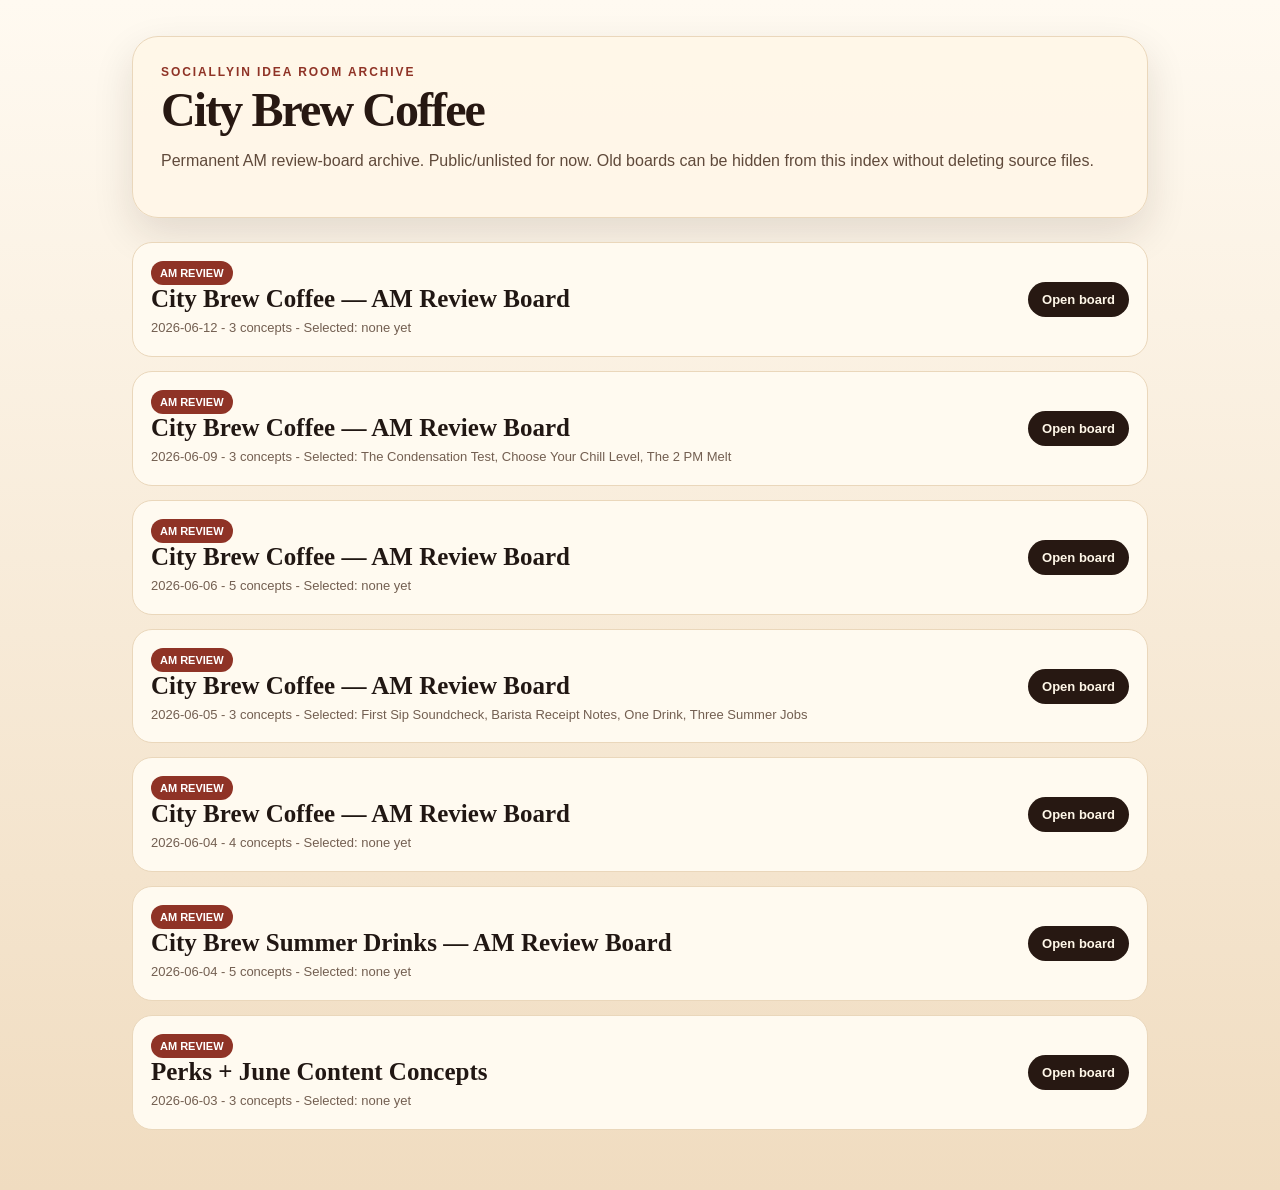
<file: index.html>
<!doctype html><html lang="en"><head><meta charset="utf-8"><meta name="viewport" content="width=device-width, initial-scale=1"><title>City Brew Coffee — Idea Room Archive</title><link rel="stylesheet" href="assets/css/archive.css"></head><body><main class="wrap"><section class="hero"><div class="eyebrow">SociallyIn Idea Room Archive</div><h1>City Brew Coffee</h1><p class="sub">Permanent AM review-board archive. Public/unlisted for now. Old boards can be hidden from this index without deleting source files.</p></section><section class="runs"><article class="run"><div><span class="pill review">AM Review</span><h2>City Brew Coffee — AM Review Board</h2><div class="meta">2026-06-12 - 3 concepts - Selected: none yet</div></div><a class="button" href="runs/2026-06-12-keith-approved-moving-forward-with-all-three-fresh-city-brew-summer-drink-concep-ink-selected-all-3/index.html">Open board</a></article><article class="run"><div><span class="pill review">AM Review</span><h2>City Brew Coffee — AM Review Board</h2><div class="meta">2026-06-09 - 3 concepts - Selected: The Condensation Test, Choose Your Chill Level, The 2 PM Melt</div></div><a class="button" href="runs/2026-06-09-keith-approved-moving-forward-with-all-three-fresh-city-brew-summer-drink-concep-ink-selected-all-3/index.html">Open board</a></article><article class="run"><div><span class="pill review">AM Review</span><h2>City Brew Coffee — AM Review Board</h2><div class="meta">2026-06-06 - 5 concepts - Selected: none yet</div></div><a class="button" href="runs/2026-06-06-city-brew-coffee-concepts-for-out-of-school-summer-time-assumption-instagram-fac-mmer-time-assumpti/index.html">Open board</a></article><article class="run"><div><span class="pill review">AM Review</span><h2>City Brew Coffee — AM Review Board</h2><div class="meta">2026-06-05 - 3 concepts - Selected: First Sip Soundcheck, Barista Receipt Notes, One Drink, Three Summer Jobs</div></div><a class="button" href="runs/2026-06-05-keith-asked-brainstorm-some-social-media-posts-for-summer-drinks-at-city-brew-co-for-summer-drinks/index.html">Open board</a></article><article class="run"><div><span class="pill review">AM Review</span><h2>City Brew Coffee — AM Review Board</h2><div class="meta">2026-06-04 - 4 concepts - Selected: none yet</div></div><a class="button" href="runs/2026-06-04-brainstorm-city-brew-summer-drinks-social-ideas/index.html">Open board</a></article><article class="run"><div><span class="pill review">AM Review</span><h2>City Brew Summer Drinks — AM Review Board</h2><div class="meta">2026-06-04 - 5 concepts - Selected: none yet</div></div><a class="button" href="runs/2026-06-04-city-brew-summer-drinks/index.html">Open board</a></article><article class="run"><div><span class="pill review">AM Review</span><h2>Perks + June Content Concepts</h2><div class="meta">2026-06-03 - 3 concepts - Selected: none yet</div></div><a class="button" href="runs/2026-06-03-2030-v3-example/index.html">Open board</a></article></section></main></body></html>
</file>
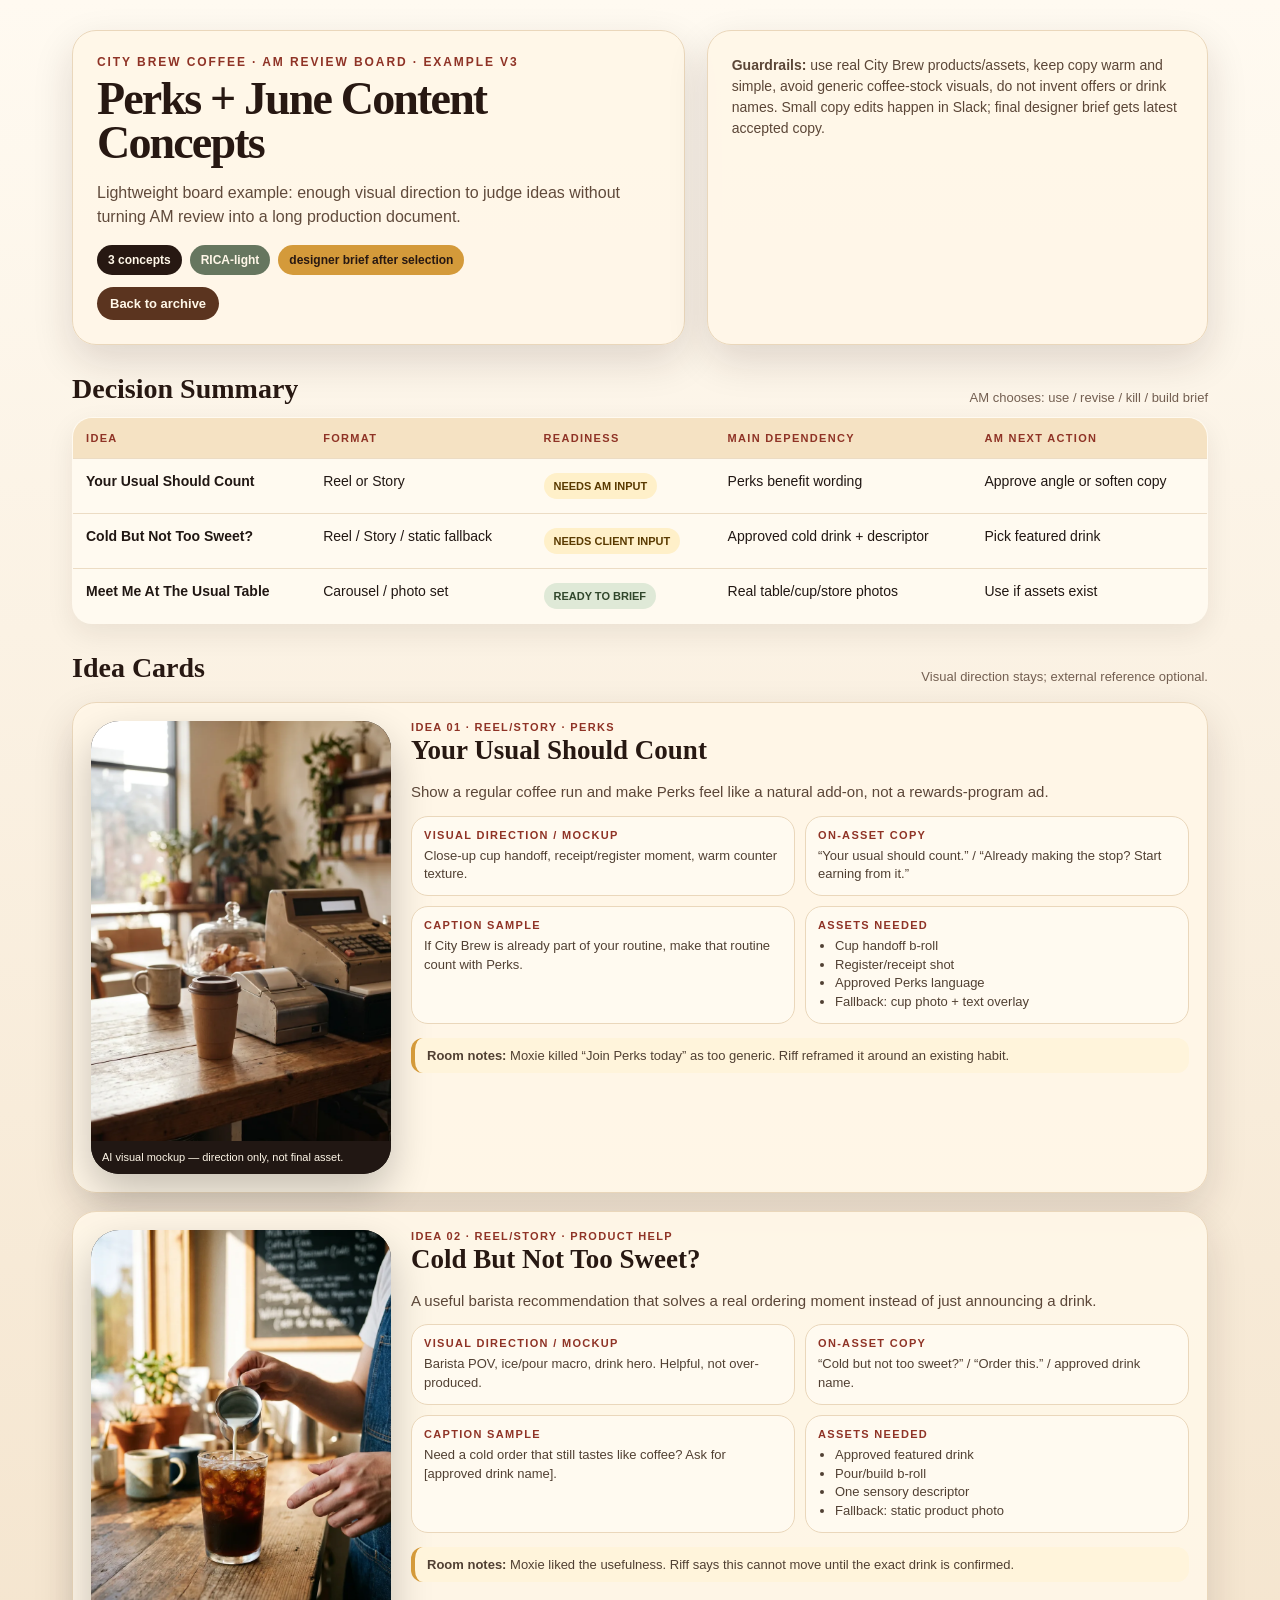
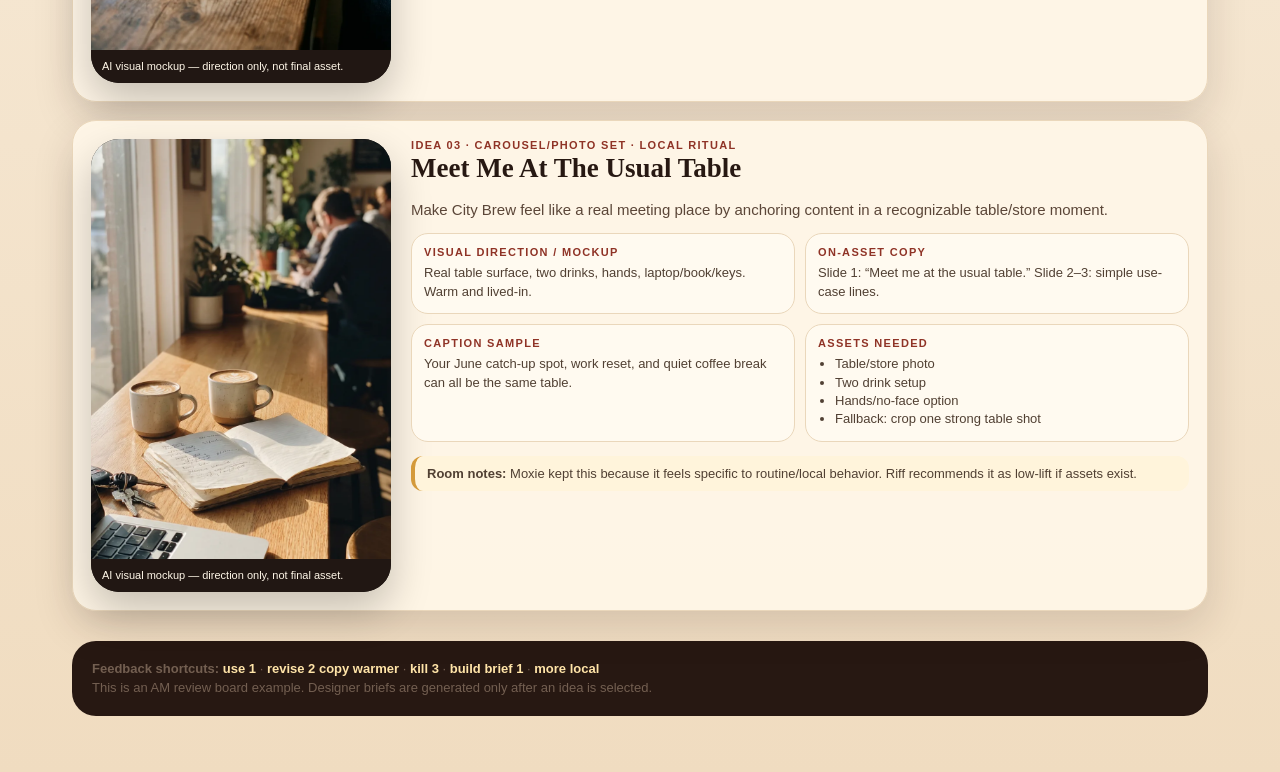
<file: runs/2026-06-03-2030-v3-example/index.html>
<!doctype html><html lang="en"><head><meta charset="utf-8"><meta name="viewport" content="width=device-width, initial-scale=1"><title>City Brew Coffee — Lightweight AM Review Board</title><link rel="stylesheet" href="../../assets/css/board.css"></head><body><main class="wrap"><section class="hero"><div class="card"><div class="eyebrow">City Brew Coffee · AM Review Board · Example V3</div><h1>Perks + June Content Concepts</h1><p class="sub">Lightweight board example: enough visual direction to judge ideas without turning AM review into a long production document.</p><div class="pills"><span class="pill">3 concepts</span><span class="pill sage">RICA-light</span><span class="pill gold">designer brief after selection</span></div><a class="archive-link" href="../../">Back to archive</a></div><div class="card guard"><b>Guardrails:</b> use real City Brew products/assets, keep copy warm and simple, avoid generic coffee-stock visuals, do not invent offers or drink names. Small copy edits happen in Slack; final designer brief gets latest accepted copy.</div></section><div class="section-title"><h2>Decision Summary</h2><div class="hint">AM chooses: use / revise / kill / build brief</div></div><table><thead><tr><th>Idea</th><th>Format</th><th>Readiness</th><th>Main dependency</th><th>AM next action</th></tr></thead><tbody><tr><td><b>Your Usual Should Count</b></td><td>Reel or Story</td><td><span class="status needs">Needs AM input</span></td><td>Perks benefit wording</td><td>Approve angle or soften copy</td></tr><tr><td><b>Cold But Not Too Sweet?</b></td><td>Reel / Story / static fallback</td><td><span class="status needs">Needs client input</span></td><td>Approved cold drink + descriptor</td><td>Pick featured drink</td></tr><tr><td><b>Meet Me At The Usual Table</b></td><td>Carousel / photo set</td><td><span class="status ready">Ready to brief</span></td><td>Real table/cup/store photos</td><td>Use if assets exist</td></tr></tbody></table><div class="section-title"><h2>Idea Cards</h2><div class="hint">Visual direction stays; external reference optional.</div></div><section class="ideas"><article class="idea"><div class="mock"><img src="assets/idea-01-mockup.webp" alt="Visual direction mockup"><div class="mock-note">AI visual mockup — direction only, not final asset.</div></div><div><div class="meta">Idea 01 · Reel/Story · Perks</div><h3>Your Usual Should Count</h3><p class="one">Show a regular coffee run and make Perks feel like a natural add-on, not a rewards-program ad.</p><div class="grid"><div class="box"><b>Visual direction / mockup</b><p>Close-up cup handoff, receipt/register moment, warm counter texture.</p></div><div class="box"><b>On-asset copy</b><p>“Your usual should count.” / “Already making the stop? Start earning from it.”</p></div><div class="box"><b>Caption sample</b><p>If City Brew is already part of your routine, make that routine count with Perks.</p></div><div class="box"><b>Assets needed</b><ul><li>Cup handoff b-roll</li><li>Register/receipt shot</li><li>Approved Perks language</li><li>Fallback: cup photo + text overlay</li></ul></div></div><div class="room"><b>Room notes:</b> Moxie killed “Join Perks today” as too generic. Riff reframed it around an existing habit.</div></div></article><article class="idea"><div class="mock"><img src="assets/idea-02-mockup.webp" alt="Visual direction mockup"><div class="mock-note">AI visual mockup — direction only, not final asset.</div></div><div><div class="meta">Idea 02 · Reel/Story · Product help</div><h3>Cold But Not Too Sweet?</h3><p class="one">A useful barista recommendation that solves a real ordering moment instead of just announcing a drink.</p><div class="grid"><div class="box"><b>Visual direction / mockup</b><p>Barista POV, ice/pour macro, drink hero. Helpful, not over-produced.</p></div><div class="box"><b>On-asset copy</b><p>“Cold but not too sweet?” / “Order this.” / approved drink name.</p></div><div class="box"><b>Caption sample</b><p>Need a cold order that still tastes like coffee? Ask for [approved drink name].</p></div><div class="box"><b>Assets needed</b><ul><li>Approved featured drink</li><li>Pour/build b-roll</li><li>One sensory descriptor</li><li>Fallback: static product photo</li></ul></div></div><div class="room"><b>Room notes:</b> Moxie liked the usefulness. Riff says this cannot move until the exact drink is confirmed.</div></div></article><article class="idea"><div class="mock"><img src="assets/idea-03-mockup.webp" alt="Visual direction mockup"><div class="mock-note">AI visual mockup — direction only, not final asset.</div></div><div><div class="meta">Idea 03 · Carousel/photo set · Local ritual</div><h3>Meet Me At The Usual Table</h3><p class="one">Make City Brew feel like a real meeting place by anchoring content in a recognizable table/store moment.</p><div class="grid"><div class="box"><b>Visual direction / mockup</b><p>Real table surface, two drinks, hands, laptop/book/keys. Warm and lived-in.</p></div><div class="box"><b>On-asset copy</b><p>Slide 1: “Meet me at the usual table.” Slide 2–3: simple use-case lines.</p></div><div class="box"><b>Caption sample</b><p>Your June catch-up spot, work reset, and quiet coffee break can all be the same table.</p></div><div class="box"><b>Assets needed</b><ul><li>Table/store photo</li><li>Two drink setup</li><li>Hands/no-face option</li><li>Fallback: crop one strong table shot</li></ul></div></div><div class="room"><b>Room notes:</b> Moxie kept this because it feels specific to routine/local behavior. Riff recommends it as low-lift if assets exist.</div></div></article></section><div class="footer"><b>Feedback shortcuts:</b> <span class="actions">use 1</span> · <span class="actions">revise 2 copy warmer</span> · <span class="actions">kill 3</span> · <span class="actions">build brief 1</span> · <span class="actions">more local</span><br>This is an AM review board example. Designer briefs are generated only after an idea is selected.</div></main></body></html>
</file>
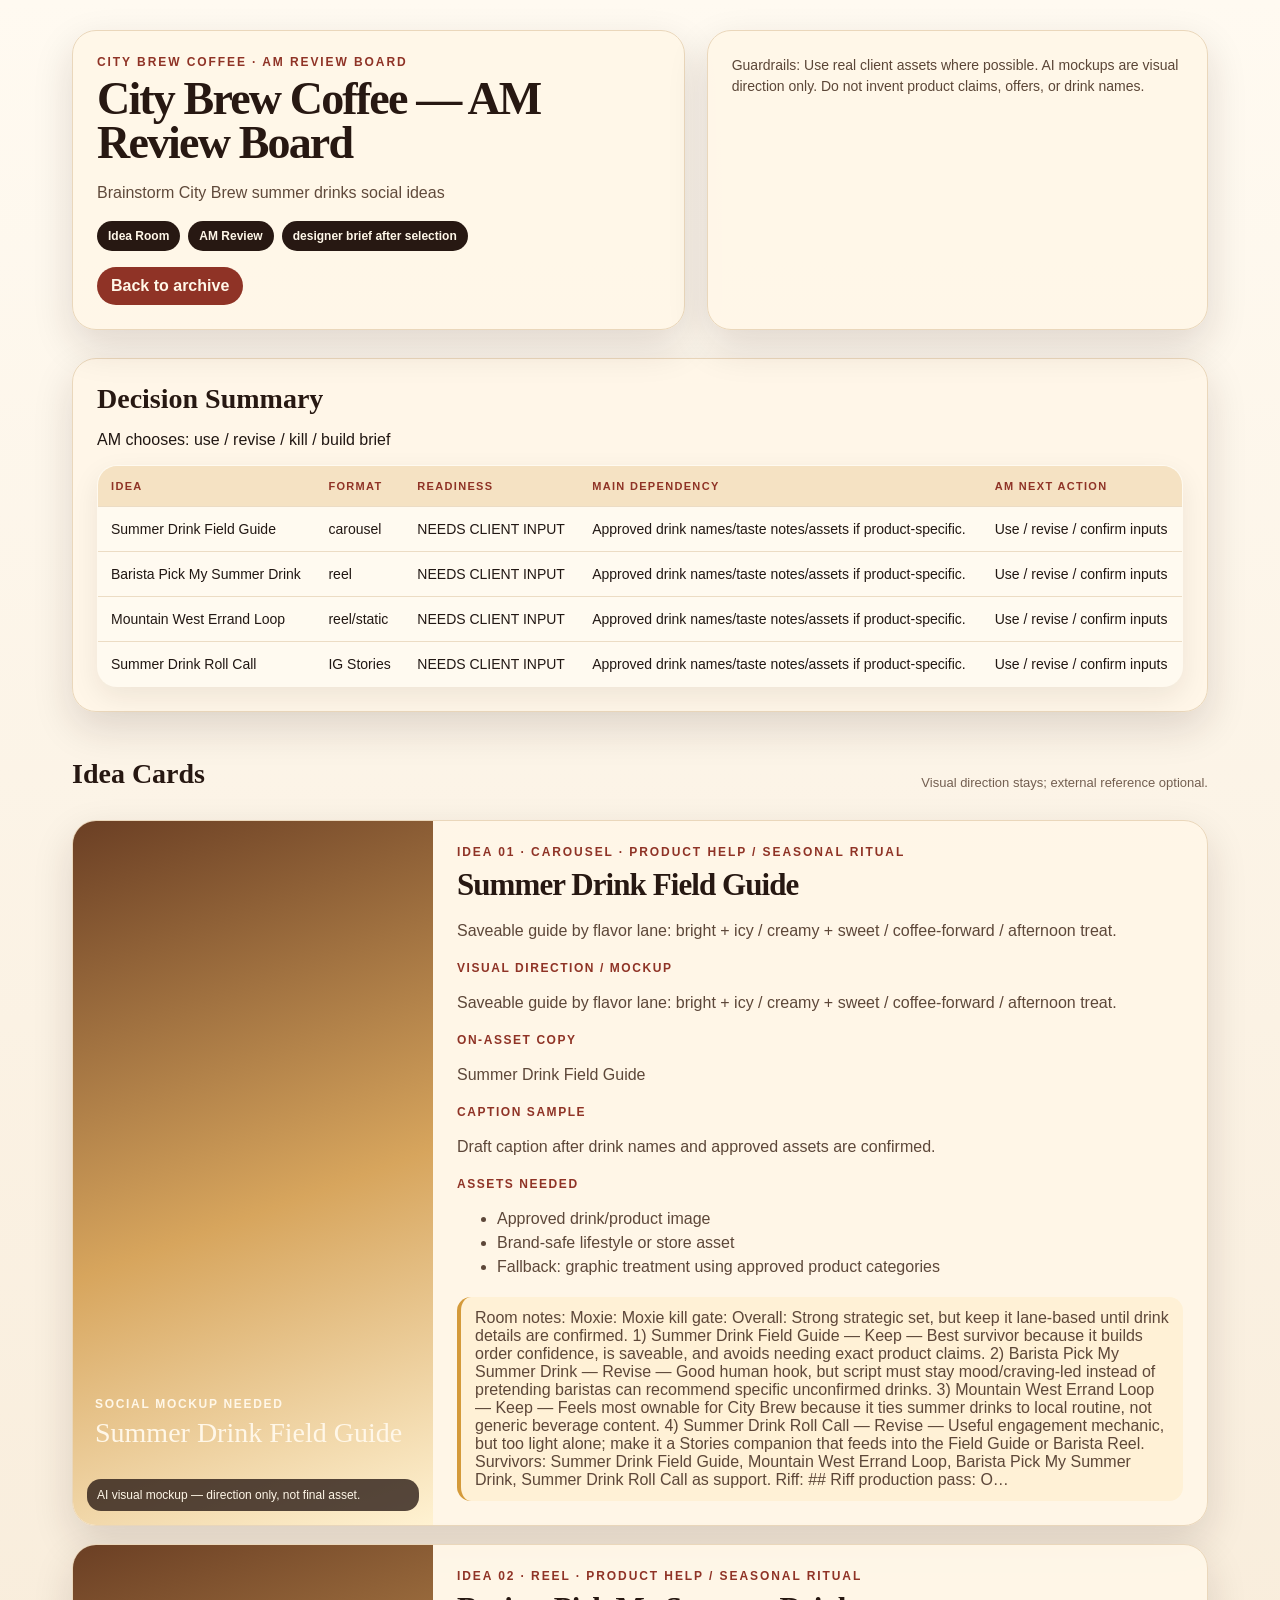
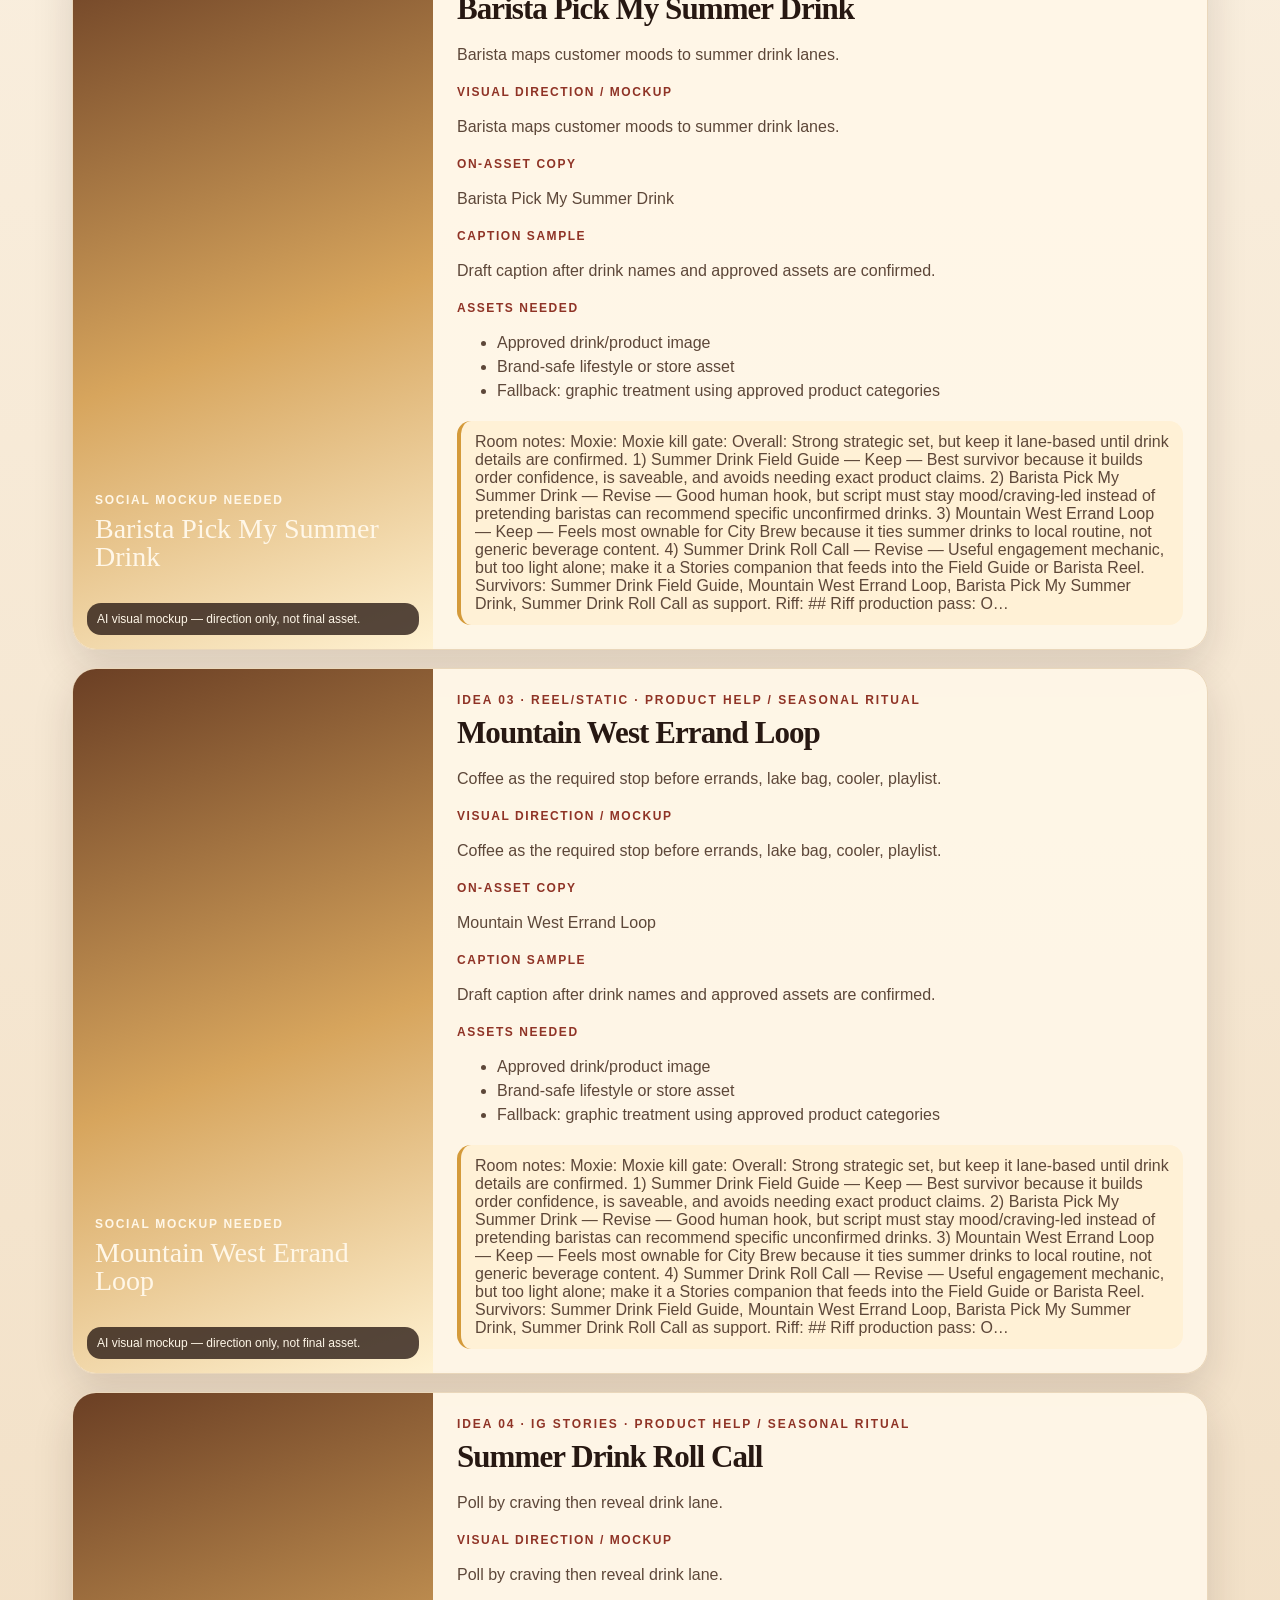
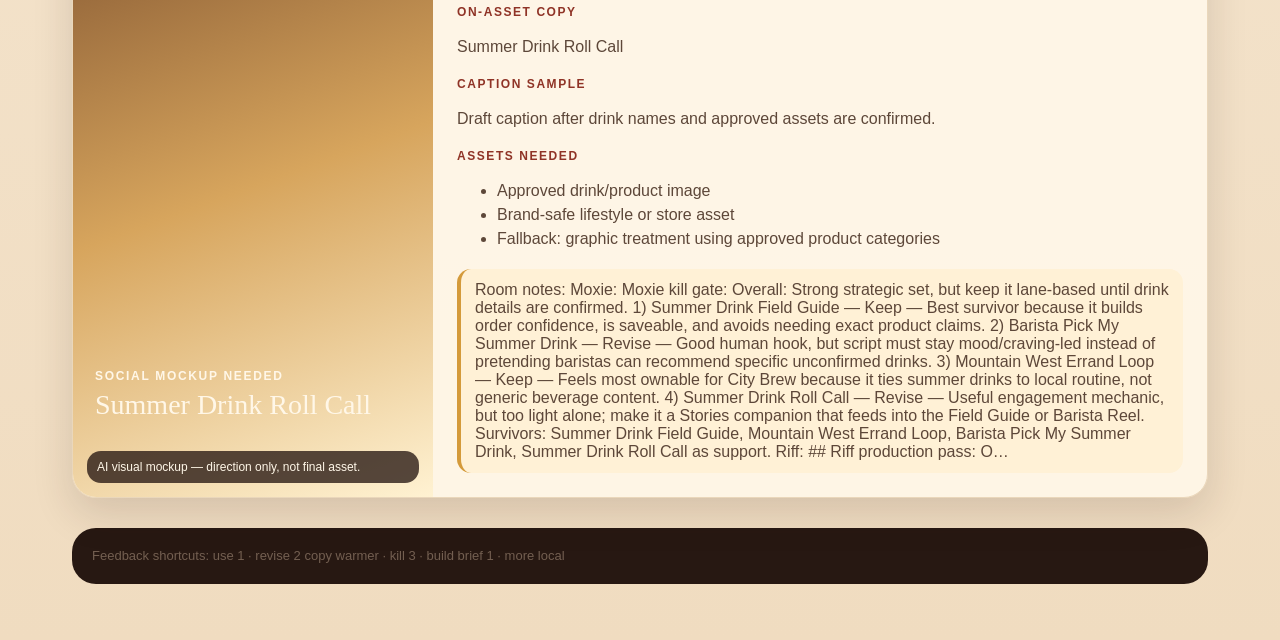
<file: runs/2026-06-04-brainstorm-city-brew-summer-drinks-social-ideas/index.html>
<!doctype html>
<html lang="en">
<head>
  <meta charset="utf-8">
  <meta name="viewport" content="width=device-width, initial-scale=1">
  <title>City Brew Coffee — City Brew Coffee — AM Review Board</title>
  <link rel="stylesheet" href="../../assets/css/board.css">
</head>
<body>
<main class="wrap">
  <section class="hero">
    <div class="card">
      <div class="eyebrow">City Brew Coffee · AM Review Board</div>
      <h1>City Brew Coffee — AM Review Board</h1>
      <p class="sub">Brainstorm City Brew summer drinks social ideas</p>
      <div class="chips"><span class="chip">Idea Room</span><span class="chip">AM Review</span><span class="chip">designer brief after selection</span></div>
      <a class="button" href="../../index.html">Back to archive</a>
    </div>
    <div class="guardrails">Guardrails: Use real client assets where possible. AI mockups are visual direction only. Do not invent product claims, offers, or drink names.</div>
  </section>

  <section class="summary card">
    <h2>Decision Summary</h2>
    <p>AM chooses: use / revise / kill / build brief</p>
    <table>
      <thead><tr><th>Idea</th><th>Format</th><th>Readiness</th><th>Main Dependency</th><th>AM Next Action</th></tr></thead>
      <tbody><tr><td>Summer Drink Field Guide</td><td>carousel</td><td>NEEDS CLIENT INPUT</td><td>Approved drink names/taste notes/assets if product-specific.</td><td>Use / revise / confirm inputs</td></tr><tr><td>Barista Pick My Summer Drink</td><td>reel</td><td>NEEDS CLIENT INPUT</td><td>Approved drink names/taste notes/assets if product-specific.</td><td>Use / revise / confirm inputs</td></tr><tr><td>Mountain West Errand Loop</td><td>reel/static</td><td>NEEDS CLIENT INPUT</td><td>Approved drink names/taste notes/assets if product-specific.</td><td>Use / revise / confirm inputs</td></tr><tr><td>Summer Drink Roll Call</td><td>IG Stories</td><td>NEEDS CLIENT INPUT</td><td>Approved drink names/taste notes/assets if product-specific.</td><td>Use / revise / confirm inputs</td></tr></tbody>
    </table>
  </section>

  <section class="ideas">
    <div class="section-head"><h2>Idea Cards</h2><p>Visual direction stays; external reference optional.</p></div>
    <article class="idea-card"><div class="mockup"><div class="mockup-fallback" role="img" aria-label="Visual direction placeholder"><div class="fallback-label">Social mockup needed</div><div class="fallback-title">Summer Drink Field Guide</div></div><div class="mockup-caption">AI visual mockup — direction only, not final asset.</div></div><div class="idea-body"><div class="eyebrow">IDEA 01 · carousel · Product help / seasonal ritual</div><h3>Summer Drink Field Guide</h3><p>Saveable guide by flavor lane: bright + icy / creamy + sweet / coffee-forward / afternoon treat.</p><h4>Visual Direction / Mockup</h4><p>Saveable guide by flavor lane: bright + icy / creamy + sweet / coffee-forward / afternoon treat.</p><h4>On-Asset Copy</h4><p>Summer Drink Field Guide</p><h4>Caption Sample</h4><p>Draft caption after drink names and approved assets are confirmed.</p><h4>Assets Needed</h4><ul><li>Approved drink/product image</li><li>Brand-safe lifestyle or store asset</li><li>Fallback: graphic treatment using approved product categories</li></ul><div class="notes">Room notes: Moxie: Moxie kill gate: Overall: Strong strategic set, but keep it lane-based until drink details are confirmed. 1) Summer Drink Field Guide — Keep — Best survivor because it builds order confidence, is saveable, and avoids needing exact product claims. 2) Barista Pick My Summer Drink — Revise — Good human hook, but script must stay mood/craving-led instead of pretending baristas can recommend specific unconfirmed drinks. 3) Mountain West Errand Loop — Keep — Feels most ownable for City Brew because it ties summer drinks to local routine, not generic beverage content. 4) Summer Drink Roll Call — Revise — Useful engagement mechanic, but too light alone; make it a Stories companion that feeds into the Field Guide or Barista Reel. Survivors: Summer Drink Field Guide, Mountain West Errand Loop, Barista Pick My Summer Drink, Summer Drink Roll Call as support. Riff: ## Riff production pass: O…</div></div></article><article class="idea-card"><div class="mockup"><div class="mockup-fallback" role="img" aria-label="Visual direction placeholder"><div class="fallback-label">Social mockup needed</div><div class="fallback-title">Barista Pick My Summer Drink</div></div><div class="mockup-caption">AI visual mockup — direction only, not final asset.</div></div><div class="idea-body"><div class="eyebrow">IDEA 02 · reel · Product help / seasonal ritual</div><h3>Barista Pick My Summer Drink</h3><p>Barista maps customer moods to summer drink lanes.</p><h4>Visual Direction / Mockup</h4><p>Barista maps customer moods to summer drink lanes.</p><h4>On-Asset Copy</h4><p>Barista Pick My Summer Drink</p><h4>Caption Sample</h4><p>Draft caption after drink names and approved assets are confirmed.</p><h4>Assets Needed</h4><ul><li>Approved drink/product image</li><li>Brand-safe lifestyle or store asset</li><li>Fallback: graphic treatment using approved product categories</li></ul><div class="notes">Room notes: Moxie: Moxie kill gate: Overall: Strong strategic set, but keep it lane-based until drink details are confirmed. 1) Summer Drink Field Guide — Keep — Best survivor because it builds order confidence, is saveable, and avoids needing exact product claims. 2) Barista Pick My Summer Drink — Revise — Good human hook, but script must stay mood/craving-led instead of pretending baristas can recommend specific unconfirmed drinks. 3) Mountain West Errand Loop — Keep — Feels most ownable for City Brew because it ties summer drinks to local routine, not generic beverage content. 4) Summer Drink Roll Call — Revise — Useful engagement mechanic, but too light alone; make it a Stories companion that feeds into the Field Guide or Barista Reel. Survivors: Summer Drink Field Guide, Mountain West Errand Loop, Barista Pick My Summer Drink, Summer Drink Roll Call as support. Riff: ## Riff production pass: O…</div></div></article><article class="idea-card"><div class="mockup"><div class="mockup-fallback" role="img" aria-label="Visual direction placeholder"><div class="fallback-label">Social mockup needed</div><div class="fallback-title">Mountain West Errand Loop</div></div><div class="mockup-caption">AI visual mockup — direction only, not final asset.</div></div><div class="idea-body"><div class="eyebrow">IDEA 03 · reel/static · Product help / seasonal ritual</div><h3>Mountain West Errand Loop</h3><p>Coffee as the required stop before errands, lake bag, cooler, playlist.</p><h4>Visual Direction / Mockup</h4><p>Coffee as the required stop before errands, lake bag, cooler, playlist.</p><h4>On-Asset Copy</h4><p>Mountain West Errand Loop</p><h4>Caption Sample</h4><p>Draft caption after drink names and approved assets are confirmed.</p><h4>Assets Needed</h4><ul><li>Approved drink/product image</li><li>Brand-safe lifestyle or store asset</li><li>Fallback: graphic treatment using approved product categories</li></ul><div class="notes">Room notes: Moxie: Moxie kill gate: Overall: Strong strategic set, but keep it lane-based until drink details are confirmed. 1) Summer Drink Field Guide — Keep — Best survivor because it builds order confidence, is saveable, and avoids needing exact product claims. 2) Barista Pick My Summer Drink — Revise — Good human hook, but script must stay mood/craving-led instead of pretending baristas can recommend specific unconfirmed drinks. 3) Mountain West Errand Loop — Keep — Feels most ownable for City Brew because it ties summer drinks to local routine, not generic beverage content. 4) Summer Drink Roll Call — Revise — Useful engagement mechanic, but too light alone; make it a Stories companion that feeds into the Field Guide or Barista Reel. Survivors: Summer Drink Field Guide, Mountain West Errand Loop, Barista Pick My Summer Drink, Summer Drink Roll Call as support. Riff: ## Riff production pass: O…</div></div></article><article class="idea-card"><div class="mockup"><div class="mockup-fallback" role="img" aria-label="Visual direction placeholder"><div class="fallback-label">Social mockup needed</div><div class="fallback-title">Summer Drink Roll Call</div></div><div class="mockup-caption">AI visual mockup — direction only, not final asset.</div></div><div class="idea-body"><div class="eyebrow">IDEA 04 · IG Stories · Product help / seasonal ritual</div><h3>Summer Drink Roll Call</h3><p>Poll by craving then reveal drink lane.</p><h4>Visual Direction / Mockup</h4><p>Poll by craving then reveal drink lane.</p><h4>On-Asset Copy</h4><p>Summer Drink Roll Call</p><h4>Caption Sample</h4><p>Draft caption after drink names and approved assets are confirmed.</p><h4>Assets Needed</h4><ul><li>Approved drink/product image</li><li>Brand-safe lifestyle or store asset</li><li>Fallback: graphic treatment using approved product categories</li></ul><div class="notes">Room notes: Moxie: Moxie kill gate: Overall: Strong strategic set, but keep it lane-based until drink details are confirmed. 1) Summer Drink Field Guide — Keep — Best survivor because it builds order confidence, is saveable, and avoids needing exact product claims. 2) Barista Pick My Summer Drink — Revise — Good human hook, but script must stay mood/craving-led instead of pretending baristas can recommend specific unconfirmed drinks. 3) Mountain West Errand Loop — Keep — Feels most ownable for City Brew because it ties summer drinks to local routine, not generic beverage content. 4) Summer Drink Roll Call — Revise — Useful engagement mechanic, but too light alone; make it a Stories companion that feeds into the Field Guide or Barista Reel. Survivors: Summer Drink Field Guide, Mountain West Errand Loop, Barista Pick My Summer Drink, Summer Drink Roll Call as support. Riff: ## Riff production pass: O…</div></div></article>
  </section>

  <footer class="footer">Feedback shortcuts: use 1 · revise 2 copy warmer · kill 3 · build brief 1 · more local</footer>
</main>
</body>
</html>
</file>
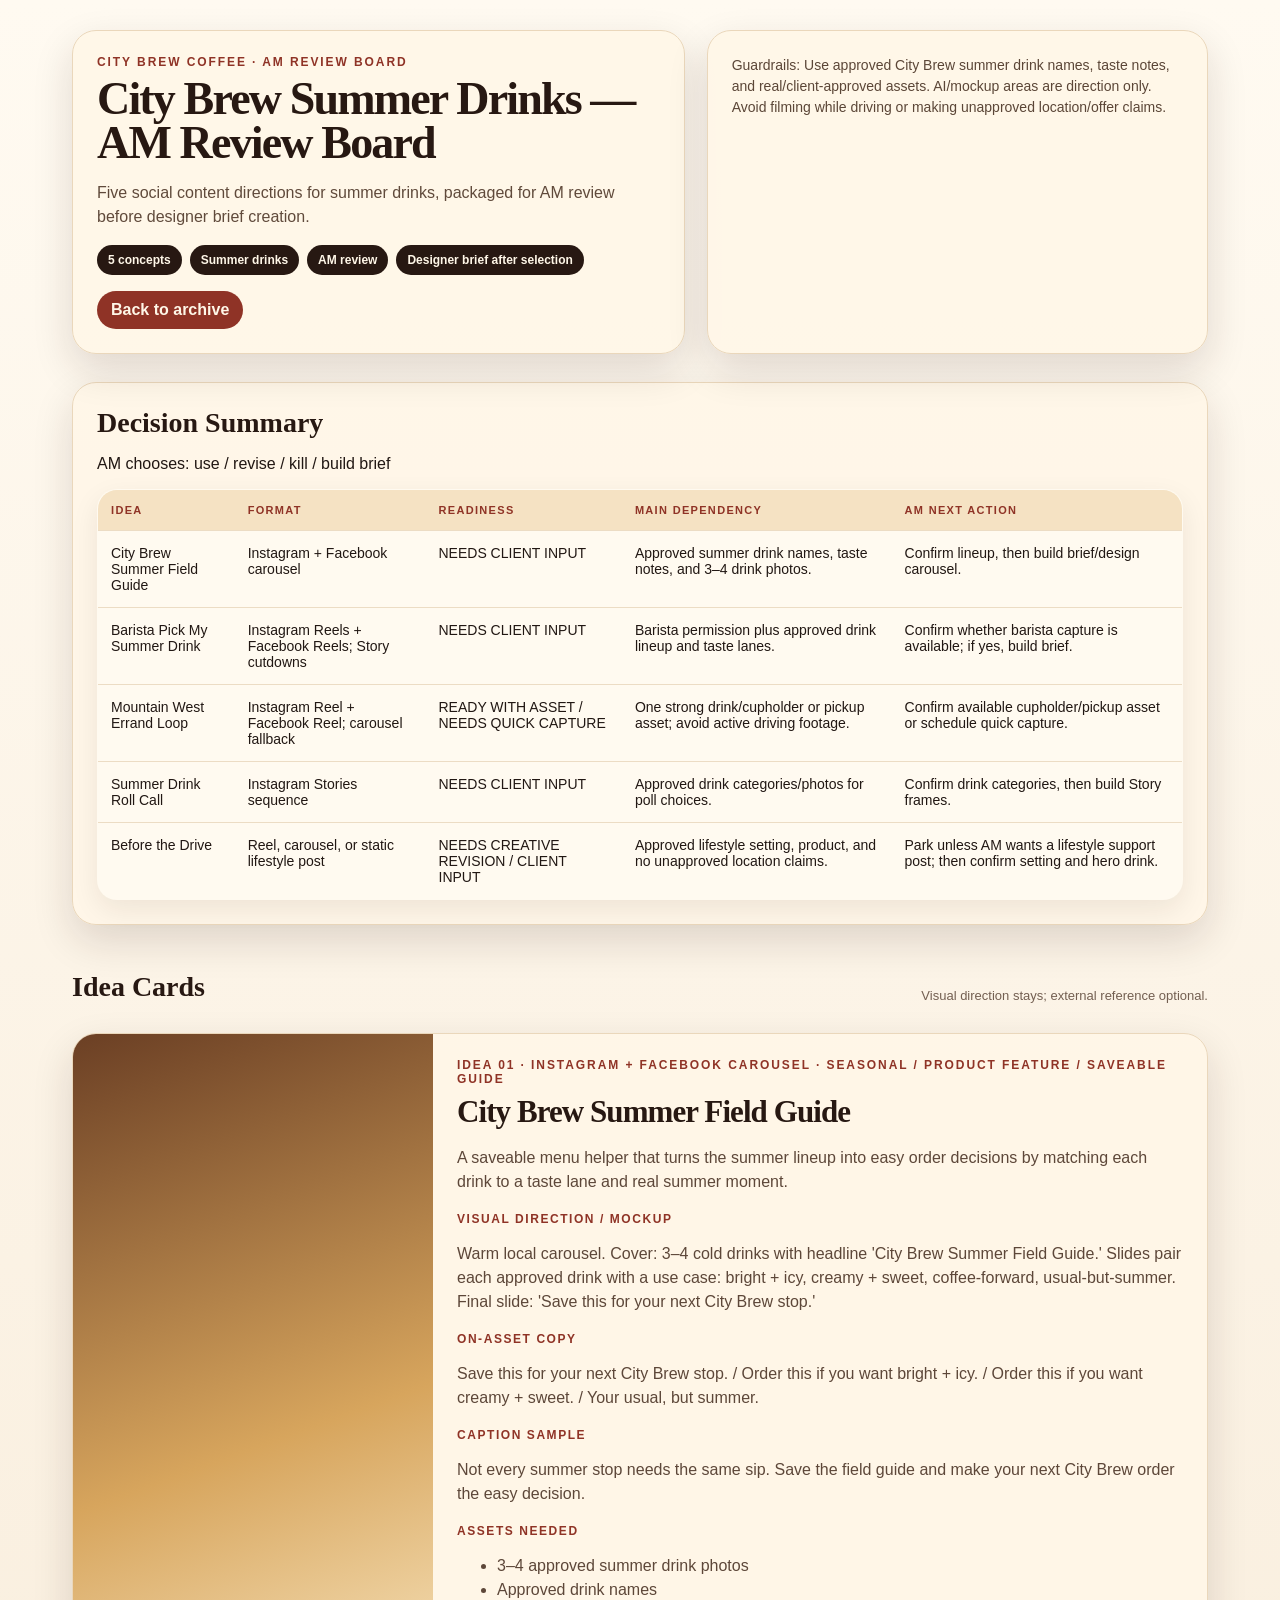
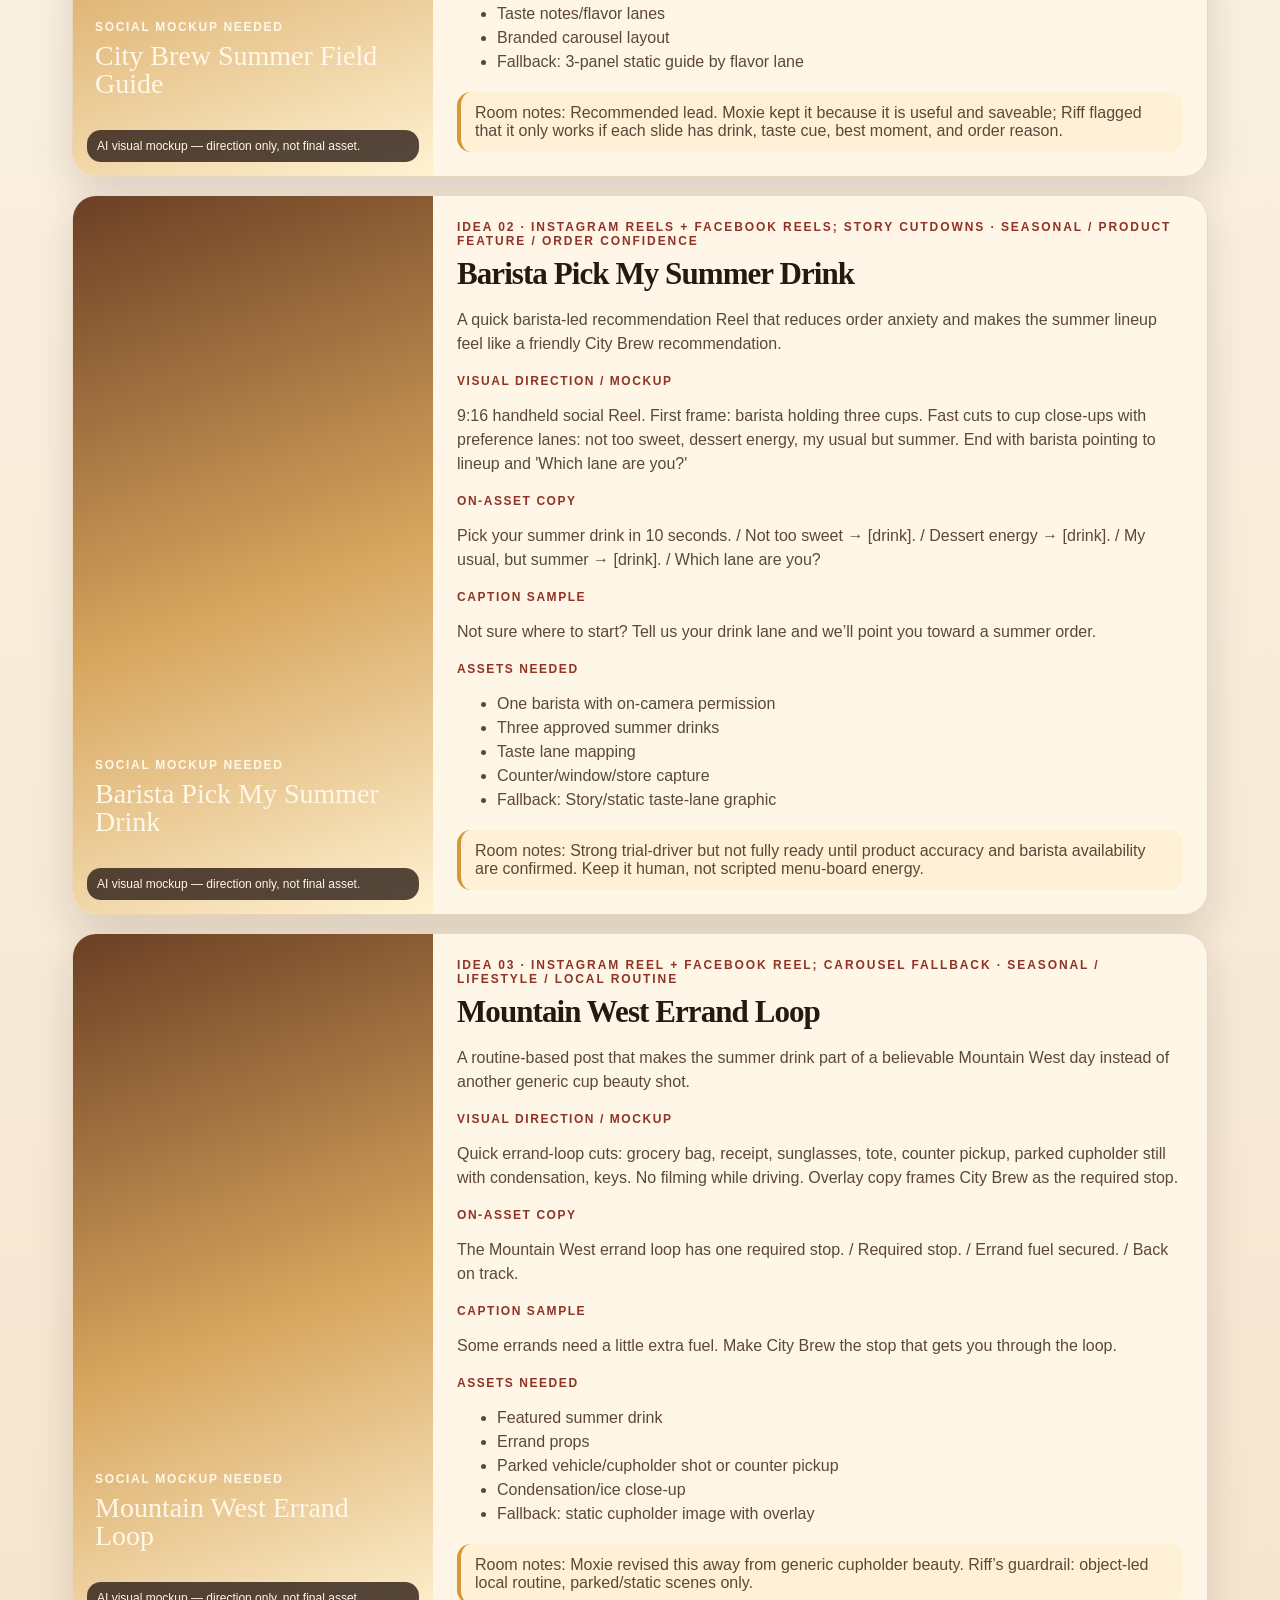
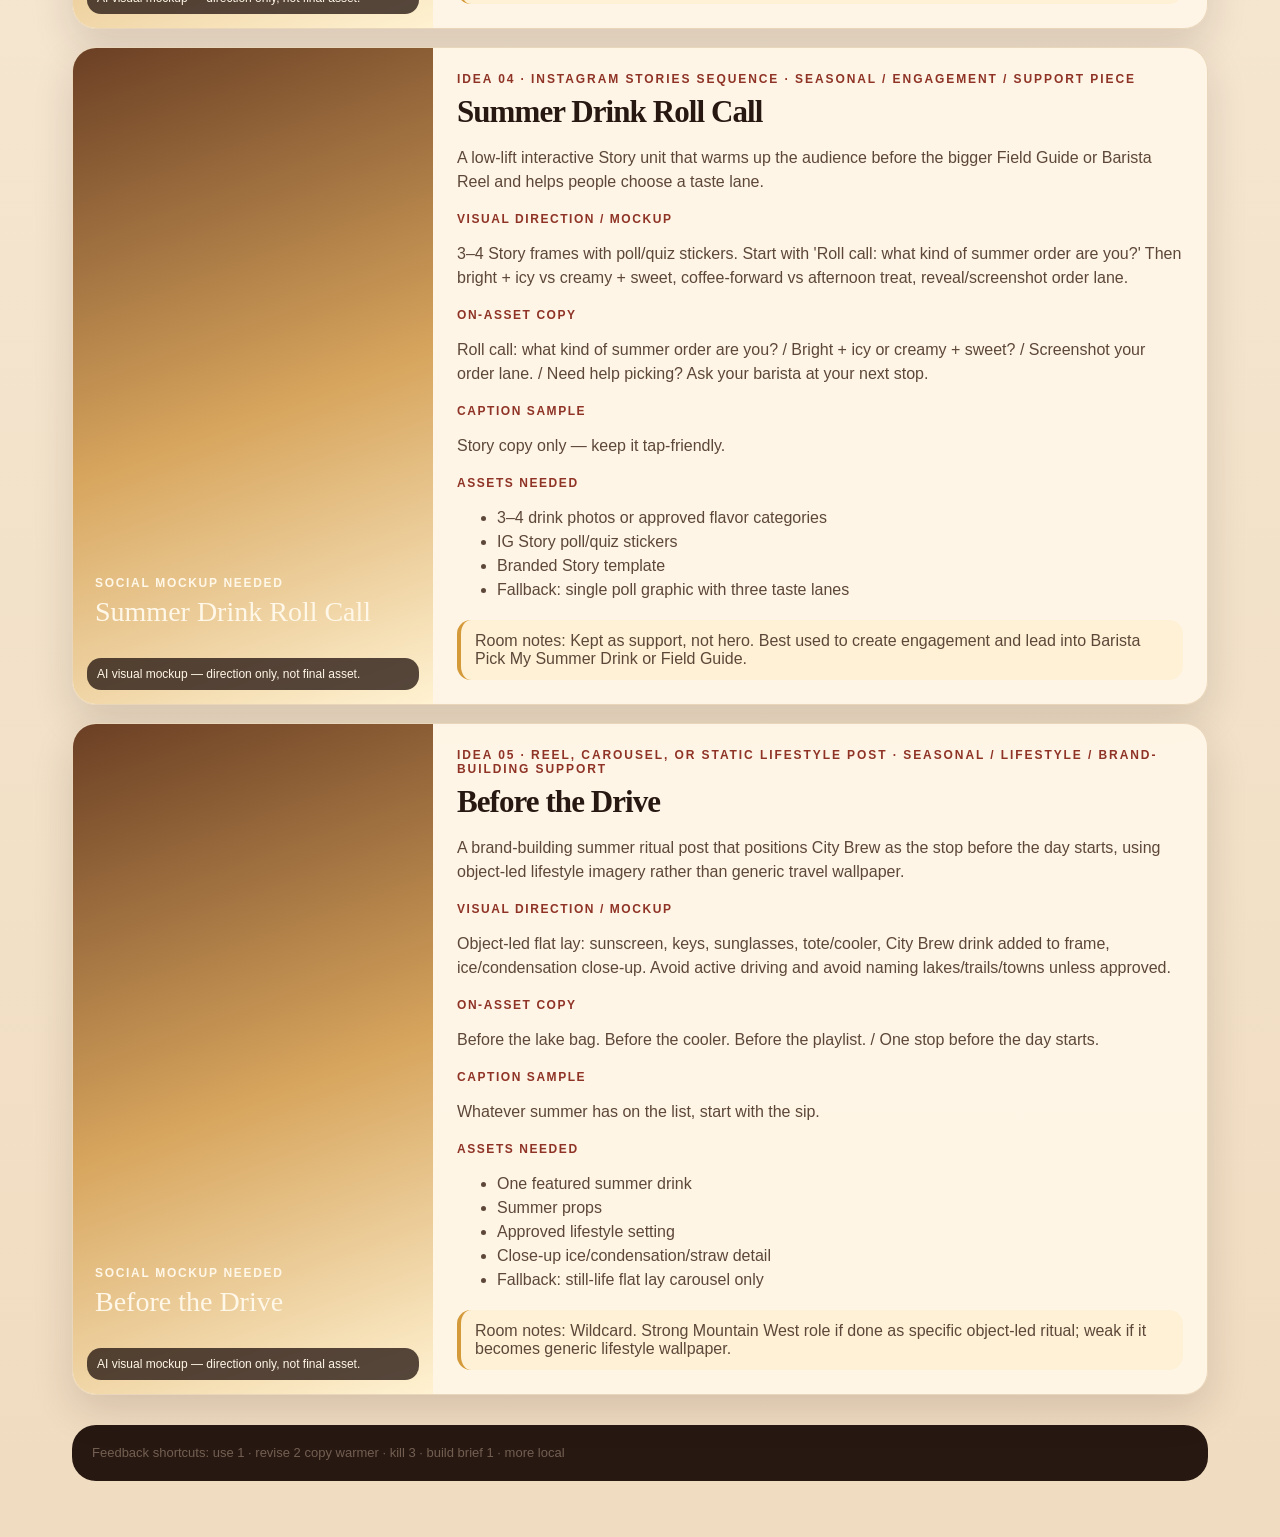
<file: runs/2026-06-04-city-brew-summer-drinks/index.html>
<!doctype html>
<html lang="en">
<head>
  <meta charset="utf-8">
  <meta name="viewport" content="width=device-width, initial-scale=1">
  <title>City Brew Coffee — City Brew Summer Drinks — AM Review Board</title>
  <link rel="stylesheet" href="../../assets/css/board.css">
</head>
<body>
<main class="wrap">
  <section class="hero">
    <div class="card">
      <div class="eyebrow">City Brew Coffee · AM Review Board</div>
      <h1>City Brew Summer Drinks — AM Review Board</h1>
      <p class="sub">Five social content directions for summer drinks, packaged for AM review before designer brief creation.</p>
      <div class="chips"><span class="chip">5 concepts</span><span class="chip">Summer drinks</span><span class="chip">AM review</span><span class="chip">Designer brief after selection</span></div>
      <a class="button" href="../../index.html">Back to archive</a>
    </div>
    <div class="guardrails">Guardrails: Use approved City Brew summer drink names, taste notes, and real/client-approved assets. AI/mockup areas are direction only. Avoid filming while driving or making unapproved location/offer claims.</div>
  </section>

  <section class="summary card">
    <h2>Decision Summary</h2>
    <p>AM chooses: use / revise / kill / build brief</p>
    <table>
      <thead><tr><th>Idea</th><th>Format</th><th>Readiness</th><th>Main Dependency</th><th>AM Next Action</th></tr></thead>
      <tbody><tr><td>City Brew Summer Field Guide</td><td>Instagram + Facebook carousel</td><td>NEEDS CLIENT INPUT</td><td>Approved summer drink names, taste notes, and 3–4 drink photos.</td><td>Confirm lineup, then build brief/design carousel.</td></tr><tr><td>Barista Pick My Summer Drink</td><td>Instagram Reels + Facebook Reels; Story cutdowns</td><td>NEEDS CLIENT INPUT</td><td>Barista permission plus approved drink lineup and taste lanes.</td><td>Confirm whether barista capture is available; if yes, build brief.</td></tr><tr><td>Mountain West Errand Loop</td><td>Instagram Reel + Facebook Reel; carousel fallback</td><td>READY WITH ASSET / NEEDS QUICK CAPTURE</td><td>One strong drink/cupholder or pickup asset; avoid active driving footage.</td><td>Confirm available cupholder/pickup asset or schedule quick capture.</td></tr><tr><td>Summer Drink Roll Call</td><td>Instagram Stories sequence</td><td>NEEDS CLIENT INPUT</td><td>Approved drink categories/photos for poll choices.</td><td>Confirm drink categories, then build Story frames.</td></tr><tr><td>Before the Drive</td><td>Reel, carousel, or static lifestyle post</td><td>NEEDS CREATIVE REVISION / CLIENT INPUT</td><td>Approved lifestyle setting, product, and no unapproved location claims.</td><td>Park unless AM wants a lifestyle support post; then confirm setting and hero drink.</td></tr></tbody>
    </table>
  </section>

  <section class="ideas">
    <div class="section-head"><h2>Idea Cards</h2><p>Visual direction stays; external reference optional.</p></div>
    <article class="idea-card"><div class="mockup"><div class="mockup-fallback" role="img" aria-label="Visual direction placeholder"><div class="fallback-label">Social mockup needed</div><div class="fallback-title">City Brew Summer Field Guide</div></div><div class="mockup-caption">AI visual mockup — direction only, not final asset.</div></div><div class="idea-body"><div class="eyebrow">IDEA 01 · Instagram + Facebook carousel · Seasonal / Product feature / Saveable guide</div><h3>City Brew Summer Field Guide</h3><p>A saveable menu helper that turns the summer lineup into easy order decisions by matching each drink to a taste lane and real summer moment.</p><h4>Visual Direction / Mockup</h4><p>Warm local carousel. Cover: 3–4 cold drinks with headline &#x27;City Brew Summer Field Guide.&#x27; Slides pair each approved drink with a use case: bright + icy, creamy + sweet, coffee-forward, usual-but-summer. Final slide: &#x27;Save this for your next City Brew stop.&#x27;</p><h4>On-Asset Copy</h4><p>Save this for your next City Brew stop. / Order this if you want bright + icy. / Order this if you want creamy + sweet. / Your usual, but summer.</p><h4>Caption Sample</h4><p>Not every summer stop needs the same sip. Save the field guide and make your next City Brew order the easy decision.</p><h4>Assets Needed</h4><ul><li>3–4 approved summer drink photos</li><li>Approved drink names</li><li>Taste notes/flavor lanes</li><li>Branded carousel layout</li><li>Fallback: 3-panel static guide by flavor lane</li></ul><div class="notes">Room notes: Recommended lead. Moxie kept it because it is useful and saveable; Riff flagged that it only works if each slide has drink, taste cue, best moment, and order reason.</div></div></article><article class="idea-card"><div class="mockup"><div class="mockup-fallback" role="img" aria-label="Visual direction placeholder"><div class="fallback-label">Social mockup needed</div><div class="fallback-title">Barista Pick My Summer Drink</div></div><div class="mockup-caption">AI visual mockup — direction only, not final asset.</div></div><div class="idea-body"><div class="eyebrow">IDEA 02 · Instagram Reels + Facebook Reels; Story cutdowns · Seasonal / Product feature / Order confidence</div><h3>Barista Pick My Summer Drink</h3><p>A quick barista-led recommendation Reel that reduces order anxiety and makes the summer lineup feel like a friendly City Brew recommendation.</p><h4>Visual Direction / Mockup</h4><p>9:16 handheld social Reel. First frame: barista holding three cups. Fast cuts to cup close-ups with preference lanes: not too sweet, dessert energy, my usual but summer. End with barista pointing to lineup and &#x27;Which lane are you?&#x27;</p><h4>On-Asset Copy</h4><p>Pick your summer drink in 10 seconds. / Not too sweet → [drink]. / Dessert energy → [drink]. / My usual, but summer → [drink]. / Which lane are you?</p><h4>Caption Sample</h4><p>Not sure where to start? Tell us your drink lane and we’ll point you toward a summer order.</p><h4>Assets Needed</h4><ul><li>One barista with on-camera permission</li><li>Three approved summer drinks</li><li>Taste lane mapping</li><li>Counter/window/store capture</li><li>Fallback: Story/static taste-lane graphic</li></ul><div class="notes">Room notes: Strong trial-driver but not fully ready until product accuracy and barista availability are confirmed. Keep it human, not scripted menu-board energy.</div></div></article><article class="idea-card"><div class="mockup"><div class="mockup-fallback" role="img" aria-label="Visual direction placeholder"><div class="fallback-label">Social mockup needed</div><div class="fallback-title">Mountain West Errand Loop</div></div><div class="mockup-caption">AI visual mockup — direction only, not final asset.</div></div><div class="idea-body"><div class="eyebrow">IDEA 03 · Instagram Reel + Facebook Reel; carousel fallback · Seasonal / Lifestyle / Local routine</div><h3>Mountain West Errand Loop</h3><p>A routine-based post that makes the summer drink part of a believable Mountain West day instead of another generic cup beauty shot.</p><h4>Visual Direction / Mockup</h4><p>Quick errand-loop cuts: grocery bag, receipt, sunglasses, tote, counter pickup, parked cupholder still with condensation, keys. No filming while driving. Overlay copy frames City Brew as the required stop.</p><h4>On-Asset Copy</h4><p>The Mountain West errand loop has one required stop. / Required stop. / Errand fuel secured. / Back on track.</p><h4>Caption Sample</h4><p>Some errands need a little extra fuel. Make City Brew the stop that gets you through the loop.</p><h4>Assets Needed</h4><ul><li>Featured summer drink</li><li>Errand props</li><li>Parked vehicle/cupholder shot or counter pickup</li><li>Condensation/ice close-up</li><li>Fallback: static cupholder image with overlay</li></ul><div class="notes">Room notes: Moxie revised this away from generic cupholder beauty. Riff’s guardrail: object-led local routine, parked/static scenes only.</div></div></article><article class="idea-card"><div class="mockup"><div class="mockup-fallback" role="img" aria-label="Visual direction placeholder"><div class="fallback-label">Social mockup needed</div><div class="fallback-title">Summer Drink Roll Call</div></div><div class="mockup-caption">AI visual mockup — direction only, not final asset.</div></div><div class="idea-body"><div class="eyebrow">IDEA 04 · Instagram Stories sequence · Seasonal / Engagement / Support piece</div><h3>Summer Drink Roll Call</h3><p>A low-lift interactive Story unit that warms up the audience before the bigger Field Guide or Barista Reel and helps people choose a taste lane.</p><h4>Visual Direction / Mockup</h4><p>3–4 Story frames with poll/quiz stickers. Start with &#x27;Roll call: what kind of summer order are you?&#x27; Then bright + icy vs creamy + sweet, coffee-forward vs afternoon treat, reveal/screenshot order lane.</p><h4>On-Asset Copy</h4><p>Roll call: what kind of summer order are you? / Bright + icy or creamy + sweet? / Screenshot your order lane. / Need help picking? Ask your barista at your next stop.</p><h4>Caption Sample</h4><p>Story copy only — keep it tap-friendly.</p><h4>Assets Needed</h4><ul><li>3–4 drink photos or approved flavor categories</li><li>IG Story poll/quiz stickers</li><li>Branded Story template</li><li>Fallback: single poll graphic with three taste lanes</li></ul><div class="notes">Room notes: Kept as support, not hero. Best used to create engagement and lead into Barista Pick My Summer Drink or Field Guide.</div></div></article><article class="idea-card"><div class="mockup"><div class="mockup-fallback" role="img" aria-label="Visual direction placeholder"><div class="fallback-label">Social mockup needed</div><div class="fallback-title">Before the Drive</div></div><div class="mockup-caption">AI visual mockup — direction only, not final asset.</div></div><div class="idea-body"><div class="eyebrow">IDEA 05 · Reel, carousel, or static lifestyle post · Seasonal / Lifestyle / Brand-building support</div><h3>Before the Drive</h3><p>A brand-building summer ritual post that positions City Brew as the stop before the day starts, using object-led lifestyle imagery rather than generic travel wallpaper.</p><h4>Visual Direction / Mockup</h4><p>Object-led flat lay: sunscreen, keys, sunglasses, tote/cooler, City Brew drink added to frame, ice/condensation close-up. Avoid active driving and avoid naming lakes/trails/towns unless approved.</p><h4>On-Asset Copy</h4><p>Before the lake bag. Before the cooler. Before the playlist. / One stop before the day starts.</p><h4>Caption Sample</h4><p>Whatever summer has on the list, start with the sip.</p><h4>Assets Needed</h4><ul><li>One featured summer drink</li><li>Summer props</li><li>Approved lifestyle setting</li><li>Close-up ice/condensation/straw detail</li><li>Fallback: still-life flat lay carousel only</li></ul><div class="notes">Room notes: Wildcard. Strong Mountain West role if done as specific object-led ritual; weak if it becomes generic lifestyle wallpaper.</div></div></article>
  </section>

  <footer class="footer">Feedback shortcuts: use 1 · revise 2 copy warmer · kill 3 · build brief 1 · more local</footer>
</main>
</body>
</html>
</file>
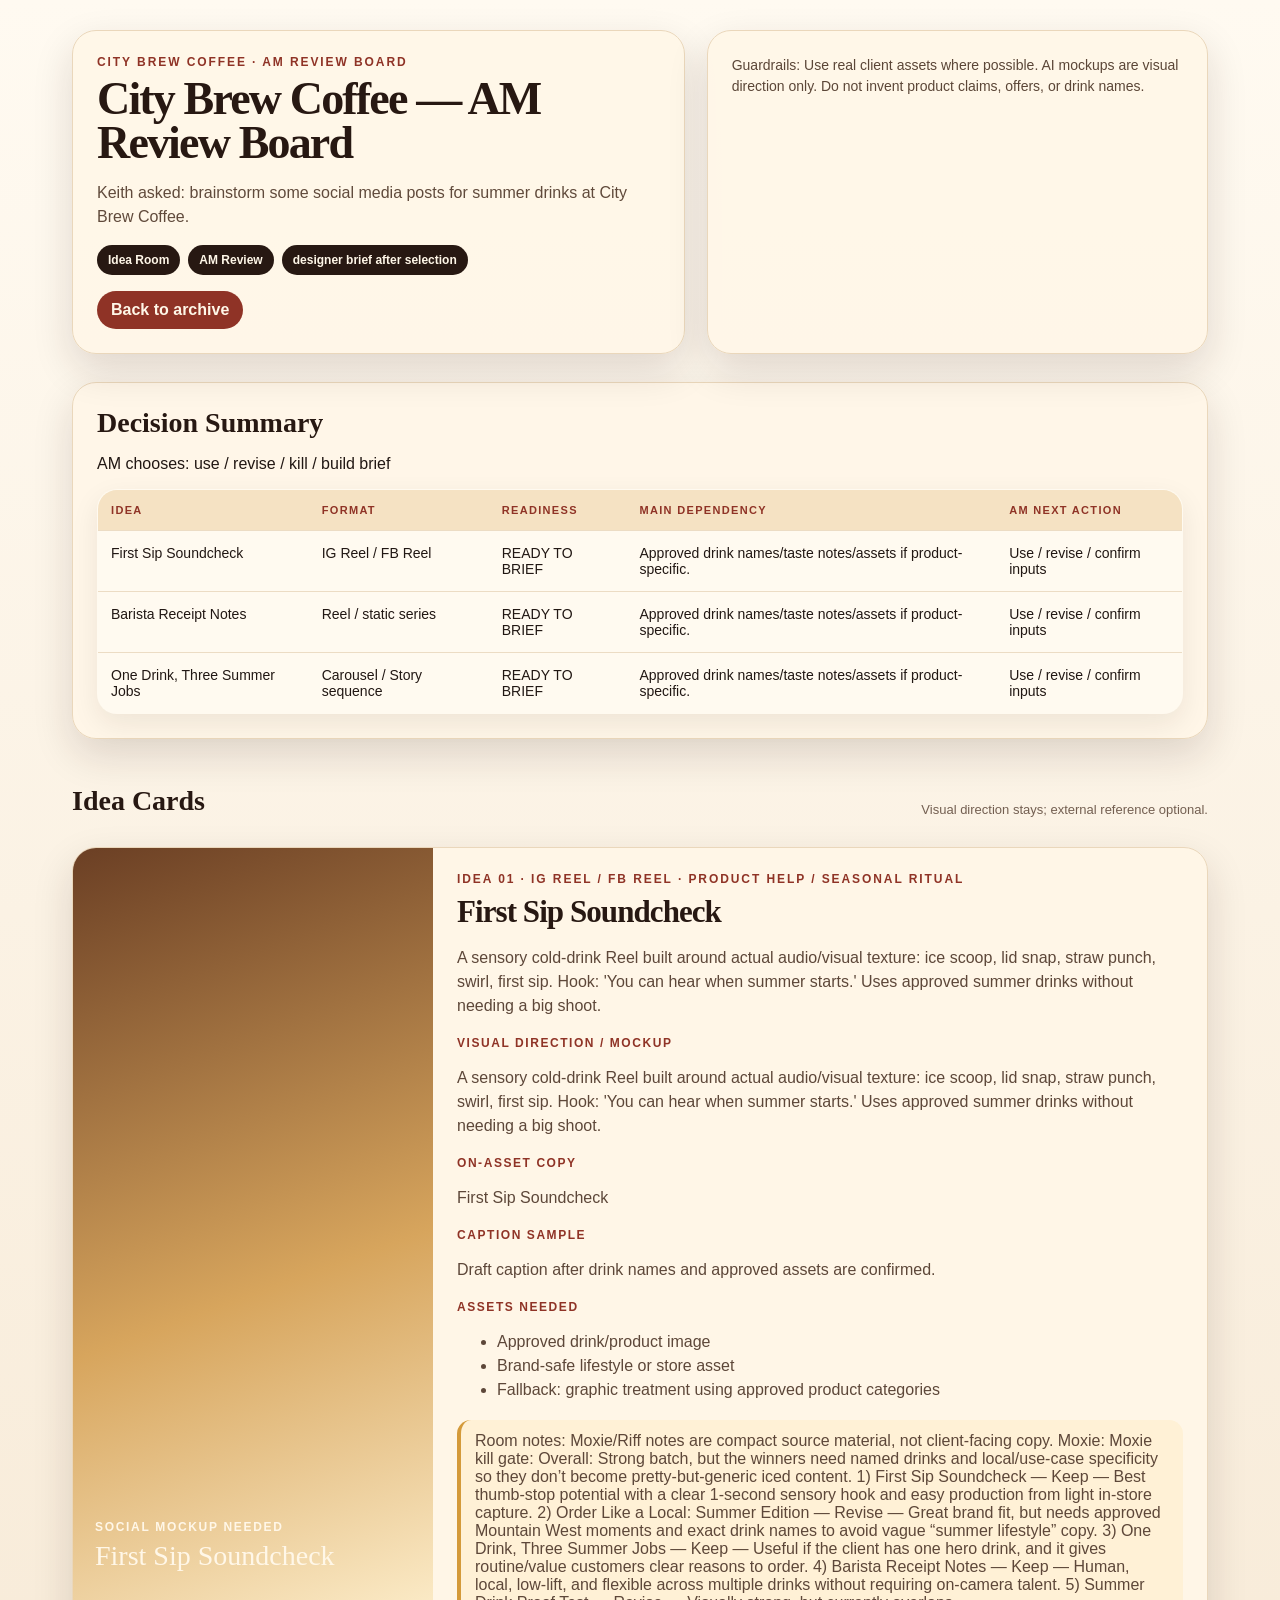
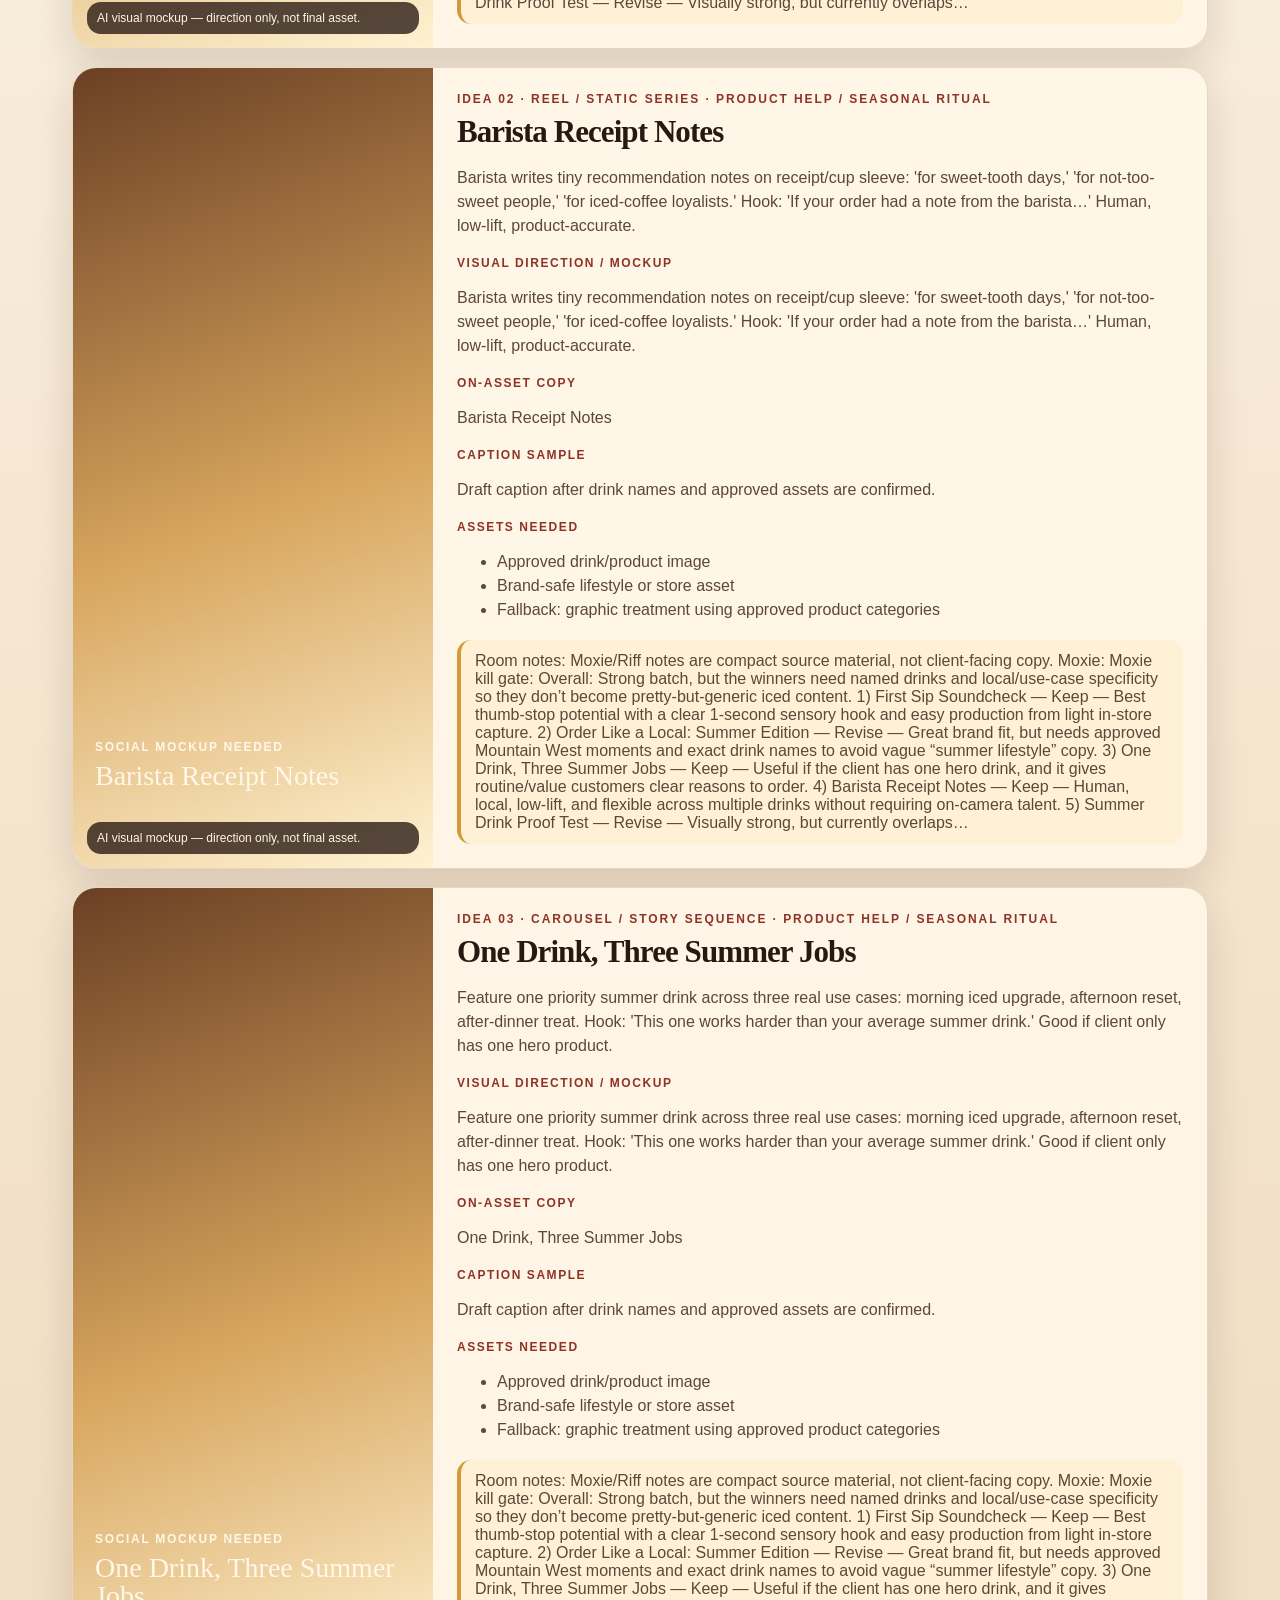
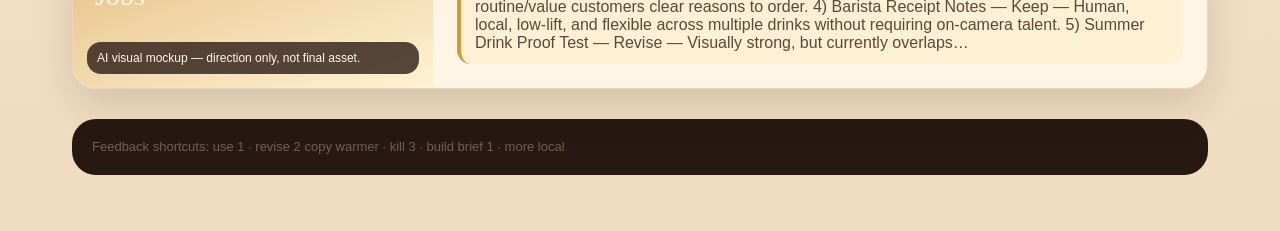
<file: runs/2026-06-05-keith-asked-brainstorm-some-social-media-posts-for-summer-drinks-at-city-brew-co-for-summer-drinks/index.html>
<!doctype html>
<html lang="en">
<head>
  <meta charset="utf-8">
  <meta name="viewport" content="width=device-width, initial-scale=1">
  <title>City Brew Coffee — City Brew Coffee — AM Review Board</title>
  <link rel="stylesheet" href="../../assets/css/board.css">
</head>
<body>
<main class="wrap">
  <section class="hero">
    <div class="card">
      <div class="eyebrow">City Brew Coffee · AM Review Board</div>
      <h1>City Brew Coffee — AM Review Board</h1>
      <p class="sub">Keith asked: brainstorm some social media posts for summer drinks at City Brew Coffee.</p>
      <div class="chips"><span class="chip">Idea Room</span><span class="chip">AM Review</span><span class="chip">designer brief after selection</span></div>
      <a class="button" href="../../index.html">Back to archive</a>
    </div>
    <div class="guardrails">Guardrails: Use real client assets where possible. AI mockups are visual direction only. Do not invent product claims, offers, or drink names.</div>
  </section>

  <section class="summary card">
    <h2>Decision Summary</h2>
    <p>AM chooses: use / revise / kill / build brief</p>
    <table>
      <thead><tr><th>Idea</th><th>Format</th><th>Readiness</th><th>Main Dependency</th><th>AM Next Action</th></tr></thead>
      <tbody><tr><td>First Sip Soundcheck</td><td>IG Reel / FB Reel</td><td>READY TO BRIEF</td><td>Approved drink names/taste notes/assets if product-specific.</td><td>Use / revise / confirm inputs</td></tr><tr><td>Barista Receipt Notes</td><td>Reel / static series</td><td>READY TO BRIEF</td><td>Approved drink names/taste notes/assets if product-specific.</td><td>Use / revise / confirm inputs</td></tr><tr><td>One Drink, Three Summer Jobs</td><td>Carousel / Story sequence</td><td>READY TO BRIEF</td><td>Approved drink names/taste notes/assets if product-specific.</td><td>Use / revise / confirm inputs</td></tr></tbody>
    </table>
  </section>

  <section class="ideas">
    <div class="section-head"><h2>Idea Cards</h2><p>Visual direction stays; external reference optional.</p></div>
    <article class="idea-card"><div class="mockup"><div class="mockup-fallback" role="img" aria-label="Visual direction placeholder"><div class="fallback-label">Social mockup needed</div><div class="fallback-title">First Sip Soundcheck</div></div><div class="mockup-caption">AI visual mockup — direction only, not final asset.</div></div><div class="idea-body"><div class="eyebrow">IDEA 01 · IG Reel / FB Reel · Product help / seasonal ritual</div><h3>First Sip Soundcheck</h3><p>A sensory cold-drink Reel built around actual audio/visual texture: ice scoop, lid snap, straw punch, swirl, first sip. Hook: &#x27;You can hear when summer starts.&#x27; Uses approved summer drinks without needing a big shoot.</p><h4>Visual Direction / Mockup</h4><p>A sensory cold-drink Reel built around actual audio/visual texture: ice scoop, lid snap, straw punch, swirl, first sip. Hook: &#x27;You can hear when summer starts.&#x27; Uses approved summer drinks without needing a big shoot.</p><h4>On-Asset Copy</h4><p>First Sip Soundcheck</p><h4>Caption Sample</h4><p>Draft caption after drink names and approved assets are confirmed.</p><h4>Assets Needed</h4><ul><li>Approved drink/product image</li><li>Brand-safe lifestyle or store asset</li><li>Fallback: graphic treatment using approved product categories</li></ul><div class="notes">Room notes: Moxie/Riff notes are compact source material, not client-facing copy. Moxie: Moxie kill gate: Overall: Strong batch, but the winners need named drinks and local/use-case specificity so they don’t become pretty-but-generic iced content. 1) First Sip Soundcheck — Keep — Best thumb-stop potential with a clear 1-second sensory hook and easy production from light in-store capture. 2) Order Like a Local: Summer Edition — Revise — Great brand fit, but needs approved Mountain West moments and exact drink names to avoid vague “summer lifestyle” copy. 3) One Drink, Three Summer Jobs — Keep — Useful if the client has one hero drink, and it gives routine/value customers clear reasons to order. 4) Barista Receipt Notes — Keep — Human, local, low-lift, and flexible across multiple drinks without requiring on-camera talent. 5) Summer Drink Proof Test — Revise — Visually strong, but currently overlaps…</div></div></article><article class="idea-card"><div class="mockup"><div class="mockup-fallback" role="img" aria-label="Visual direction placeholder"><div class="fallback-label">Social mockup needed</div><div class="fallback-title">Barista Receipt Notes</div></div><div class="mockup-caption">AI visual mockup — direction only, not final asset.</div></div><div class="idea-body"><div class="eyebrow">IDEA 02 · Reel / static series · Product help / seasonal ritual</div><h3>Barista Receipt Notes</h3><p>Barista writes tiny recommendation notes on receipt/cup sleeve: &#x27;for sweet-tooth days,&#x27; &#x27;for not-too-sweet people,&#x27; &#x27;for iced-coffee loyalists.&#x27; Hook: &#x27;If your order had a note from the barista…&#x27; Human, low-lift, product-accurate.</p><h4>Visual Direction / Mockup</h4><p>Barista writes tiny recommendation notes on receipt/cup sleeve: &#x27;for sweet-tooth days,&#x27; &#x27;for not-too-sweet people,&#x27; &#x27;for iced-coffee loyalists.&#x27; Hook: &#x27;If your order had a note from the barista…&#x27; Human, low-lift, product-accurate.</p><h4>On-Asset Copy</h4><p>Barista Receipt Notes</p><h4>Caption Sample</h4><p>Draft caption after drink names and approved assets are confirmed.</p><h4>Assets Needed</h4><ul><li>Approved drink/product image</li><li>Brand-safe lifestyle or store asset</li><li>Fallback: graphic treatment using approved product categories</li></ul><div class="notes">Room notes: Moxie/Riff notes are compact source material, not client-facing copy. Moxie: Moxie kill gate: Overall: Strong batch, but the winners need named drinks and local/use-case specificity so they don’t become pretty-but-generic iced content. 1) First Sip Soundcheck — Keep — Best thumb-stop potential with a clear 1-second sensory hook and easy production from light in-store capture. 2) Order Like a Local: Summer Edition — Revise — Great brand fit, but needs approved Mountain West moments and exact drink names to avoid vague “summer lifestyle” copy. 3) One Drink, Three Summer Jobs — Keep — Useful if the client has one hero drink, and it gives routine/value customers clear reasons to order. 4) Barista Receipt Notes — Keep — Human, local, low-lift, and flexible across multiple drinks without requiring on-camera talent. 5) Summer Drink Proof Test — Revise — Visually strong, but currently overlaps…</div></div></article><article class="idea-card"><div class="mockup"><div class="mockup-fallback" role="img" aria-label="Visual direction placeholder"><div class="fallback-label">Social mockup needed</div><div class="fallback-title">One Drink, Three Summer Jobs</div></div><div class="mockup-caption">AI visual mockup — direction only, not final asset.</div></div><div class="idea-body"><div class="eyebrow">IDEA 03 · Carousel / Story sequence · Product help / seasonal ritual</div><h3>One Drink, Three Summer Jobs</h3><p>Feature one priority summer drink across three real use cases: morning iced upgrade, afternoon reset, after-dinner treat. Hook: &#x27;This one works harder than your average summer drink.&#x27; Good if client only has one hero product.</p><h4>Visual Direction / Mockup</h4><p>Feature one priority summer drink across three real use cases: morning iced upgrade, afternoon reset, after-dinner treat. Hook: &#x27;This one works harder than your average summer drink.&#x27; Good if client only has one hero product.</p><h4>On-Asset Copy</h4><p>One Drink, Three Summer Jobs</p><h4>Caption Sample</h4><p>Draft caption after drink names and approved assets are confirmed.</p><h4>Assets Needed</h4><ul><li>Approved drink/product image</li><li>Brand-safe lifestyle or store asset</li><li>Fallback: graphic treatment using approved product categories</li></ul><div class="notes">Room notes: Moxie/Riff notes are compact source material, not client-facing copy. Moxie: Moxie kill gate: Overall: Strong batch, but the winners need named drinks and local/use-case specificity so they don’t become pretty-but-generic iced content. 1) First Sip Soundcheck — Keep — Best thumb-stop potential with a clear 1-second sensory hook and easy production from light in-store capture. 2) Order Like a Local: Summer Edition — Revise — Great brand fit, but needs approved Mountain West moments and exact drink names to avoid vague “summer lifestyle” copy. 3) One Drink, Three Summer Jobs — Keep — Useful if the client has one hero drink, and it gives routine/value customers clear reasons to order. 4) Barista Receipt Notes — Keep — Human, local, low-lift, and flexible across multiple drinks without requiring on-camera talent. 5) Summer Drink Proof Test — Revise — Visually strong, but currently overlaps…</div></div></article>
  </section>

  <footer class="footer">Feedback shortcuts: use 1 · revise 2 copy warmer · kill 3 · build brief 1 · more local</footer>
</main>
</body>
</html>
</file>
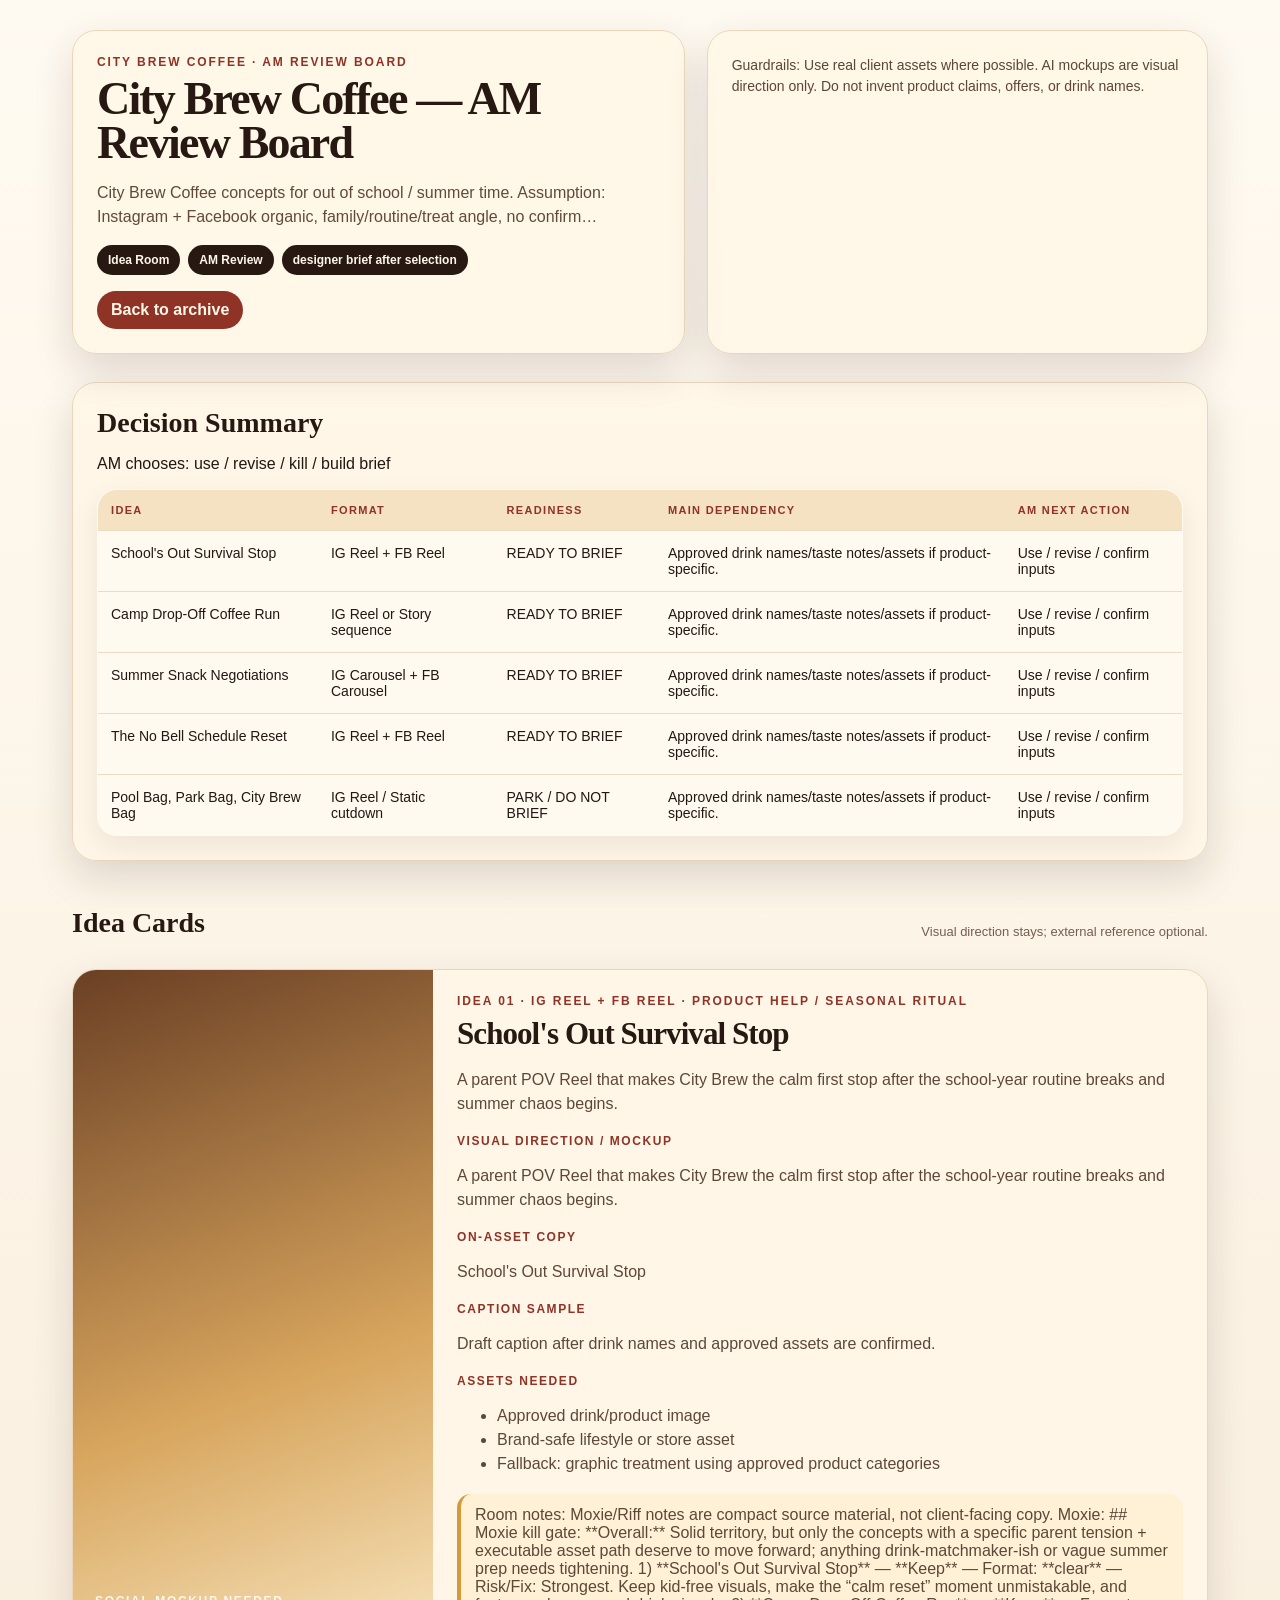
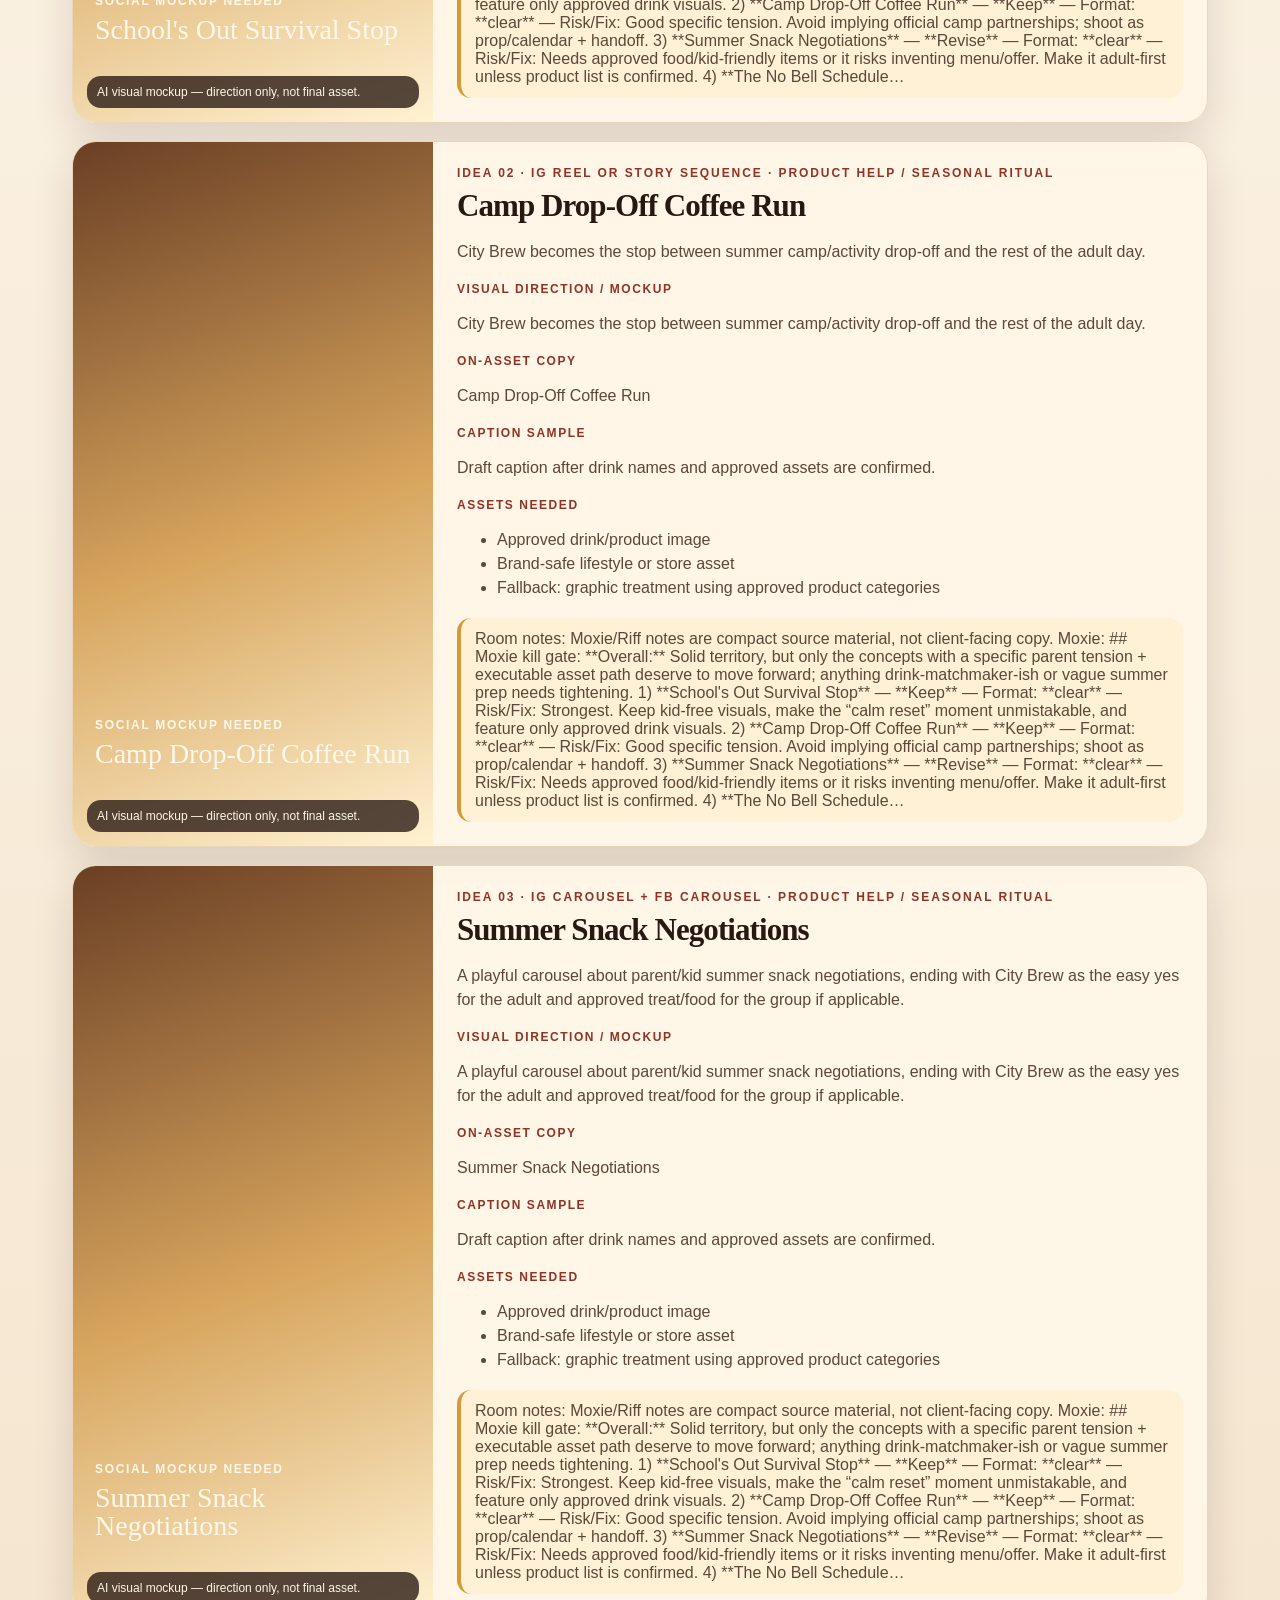
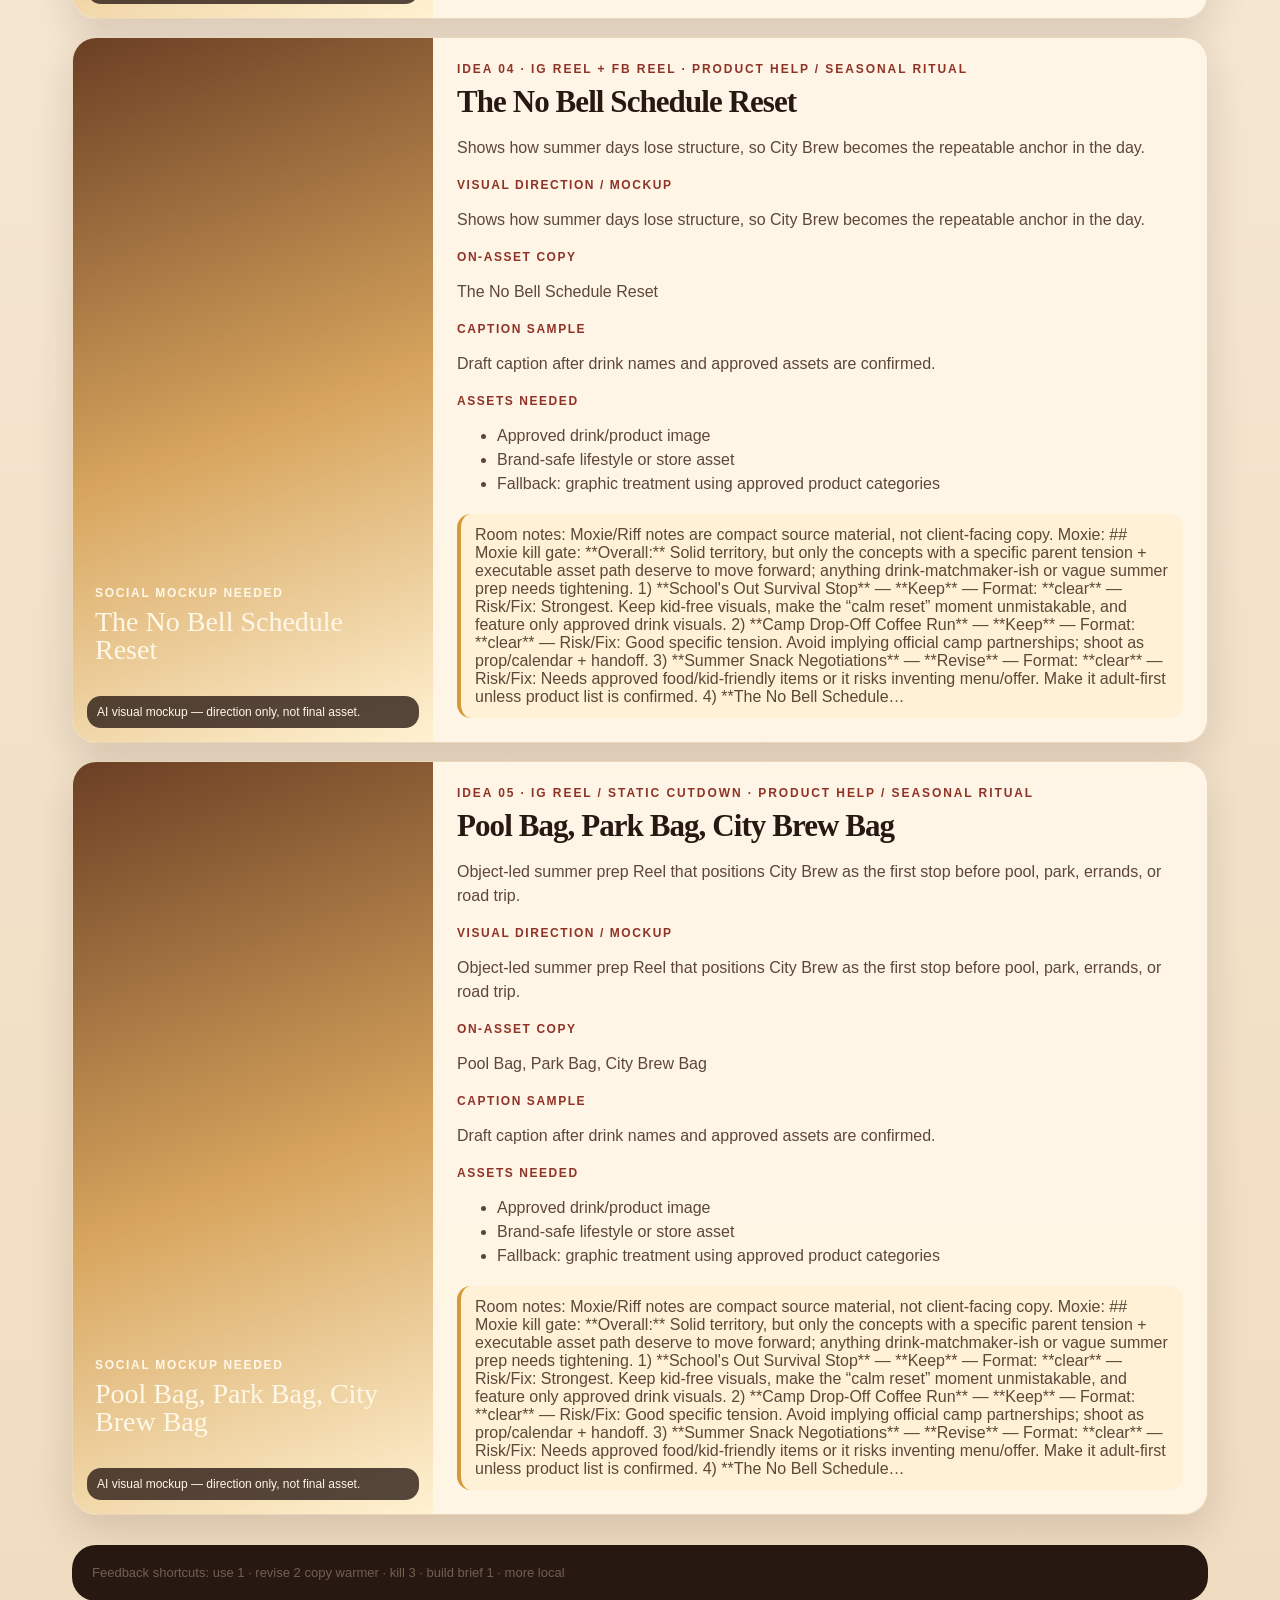
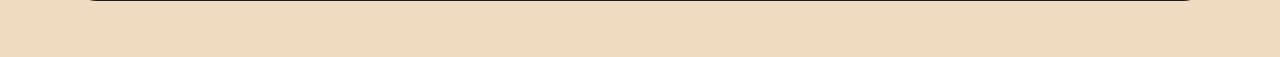
<file: runs/2026-06-06-city-brew-coffee-concepts-for-out-of-school-summer-time-assumption-instagram-fac-mmer-time-assumpti/index.html>
<!doctype html>
<html lang="en">
<head>
  <meta charset="utf-8">
  <meta name="viewport" content="width=device-width, initial-scale=1">
  <title>City Brew Coffee — City Brew Coffee — AM Review Board</title>
  <link rel="stylesheet" href="../../assets/css/board.css">
</head>
<body>
<main class="wrap">
  <section class="hero">
    <div class="card">
      <div class="eyebrow">City Brew Coffee · AM Review Board</div>
      <h1>City Brew Coffee — AM Review Board</h1>
      <p class="sub">City Brew Coffee concepts for out of school / summer time. Assumption: Instagram + Facebook organic, family/routine/treat angle, no confirm…</p>
      <div class="chips"><span class="chip">Idea Room</span><span class="chip">AM Review</span><span class="chip">designer brief after selection</span></div>
      <a class="button" href="../../index.html">Back to archive</a>
    </div>
    <div class="guardrails">Guardrails: Use real client assets where possible. AI mockups are visual direction only. Do not invent product claims, offers, or drink names.</div>
  </section>

  <section class="summary card">
    <h2>Decision Summary</h2>
    <p>AM chooses: use / revise / kill / build brief</p>
    <table>
      <thead><tr><th>Idea</th><th>Format</th><th>Readiness</th><th>Main Dependency</th><th>AM Next Action</th></tr></thead>
      <tbody><tr><td>School&#x27;s Out Survival Stop</td><td>IG Reel + FB Reel</td><td>READY TO BRIEF</td><td>Approved drink names/taste notes/assets if product-specific.</td><td>Use / revise / confirm inputs</td></tr><tr><td>Camp Drop-Off Coffee Run</td><td>IG Reel or Story sequence</td><td>READY TO BRIEF</td><td>Approved drink names/taste notes/assets if product-specific.</td><td>Use / revise / confirm inputs</td></tr><tr><td>Summer Snack Negotiations</td><td>IG Carousel + FB Carousel</td><td>READY TO BRIEF</td><td>Approved drink names/taste notes/assets if product-specific.</td><td>Use / revise / confirm inputs</td></tr><tr><td>The No Bell Schedule Reset</td><td>IG Reel + FB Reel</td><td>READY TO BRIEF</td><td>Approved drink names/taste notes/assets if product-specific.</td><td>Use / revise / confirm inputs</td></tr><tr><td>Pool Bag, Park Bag, City Brew Bag</td><td>IG Reel / Static cutdown</td><td>PARK / DO NOT BRIEF</td><td>Approved drink names/taste notes/assets if product-specific.</td><td>Use / revise / confirm inputs</td></tr></tbody>
    </table>
  </section>

  <section class="ideas">
    <div class="section-head"><h2>Idea Cards</h2><p>Visual direction stays; external reference optional.</p></div>
    <article class="idea-card"><div class="mockup"><div class="mockup-fallback" role="img" aria-label="Visual direction placeholder"><div class="fallback-label">Social mockup needed</div><div class="fallback-title">School&#x27;s Out Survival Stop</div></div><div class="mockup-caption">AI visual mockup — direction only, not final asset.</div></div><div class="idea-body"><div class="eyebrow">IDEA 01 · IG Reel + FB Reel · Product help / seasonal ritual</div><h3>School&#x27;s Out Survival Stop</h3><p>A parent POV Reel that makes City Brew the calm first stop after the school-year routine breaks and summer chaos begins.</p><h4>Visual Direction / Mockup</h4><p>A parent POV Reel that makes City Brew the calm first stop after the school-year routine breaks and summer chaos begins.</p><h4>On-Asset Copy</h4><p>School&#x27;s Out Survival Stop</p><h4>Caption Sample</h4><p>Draft caption after drink names and approved assets are confirmed.</p><h4>Assets Needed</h4><ul><li>Approved drink/product image</li><li>Brand-safe lifestyle or store asset</li><li>Fallback: graphic treatment using approved product categories</li></ul><div class="notes">Room notes: Moxie/Riff notes are compact source material, not client-facing copy. Moxie: ## Moxie kill gate: **Overall:** Solid territory, but only the concepts with a specific parent tension + executable asset path deserve to move forward; anything drink-matchmaker-ish or vague summer prep needs tightening. 1) **School&#x27;s Out Survival Stop** — **Keep** — Format: **clear** — Risk/Fix: Strongest. Keep kid-free visuals, make the “calm reset” moment unmistakable, and feature only approved drink visuals. 2) **Camp Drop-Off Coffee Run** — **Keep** — Format: **clear** — Risk/Fix: Good specific tension. Avoid implying official camp partnerships; shoot as prop/calendar + handoff. 3) **Summer Snack Negotiations** — **Revise** — Format: **clear** — Risk/Fix: Needs approved food/kid-friendly items or it risks inventing menu/offer. Make it adult-first unless product list is confirmed. 4) **The No Bell Schedule…</div></div></article><article class="idea-card"><div class="mockup"><div class="mockup-fallback" role="img" aria-label="Visual direction placeholder"><div class="fallback-label">Social mockup needed</div><div class="fallback-title">Camp Drop-Off Coffee Run</div></div><div class="mockup-caption">AI visual mockup — direction only, not final asset.</div></div><div class="idea-body"><div class="eyebrow">IDEA 02 · IG Reel or Story sequence · Product help / seasonal ritual</div><h3>Camp Drop-Off Coffee Run</h3><p>City Brew becomes the stop between summer camp/activity drop-off and the rest of the adult day.</p><h4>Visual Direction / Mockup</h4><p>City Brew becomes the stop between summer camp/activity drop-off and the rest of the adult day.</p><h4>On-Asset Copy</h4><p>Camp Drop-Off Coffee Run</p><h4>Caption Sample</h4><p>Draft caption after drink names and approved assets are confirmed.</p><h4>Assets Needed</h4><ul><li>Approved drink/product image</li><li>Brand-safe lifestyle or store asset</li><li>Fallback: graphic treatment using approved product categories</li></ul><div class="notes">Room notes: Moxie/Riff notes are compact source material, not client-facing copy. Moxie: ## Moxie kill gate: **Overall:** Solid territory, but only the concepts with a specific parent tension + executable asset path deserve to move forward; anything drink-matchmaker-ish or vague summer prep needs tightening. 1) **School&#x27;s Out Survival Stop** — **Keep** — Format: **clear** — Risk/Fix: Strongest. Keep kid-free visuals, make the “calm reset” moment unmistakable, and feature only approved drink visuals. 2) **Camp Drop-Off Coffee Run** — **Keep** — Format: **clear** — Risk/Fix: Good specific tension. Avoid implying official camp partnerships; shoot as prop/calendar + handoff. 3) **Summer Snack Negotiations** — **Revise** — Format: **clear** — Risk/Fix: Needs approved food/kid-friendly items or it risks inventing menu/offer. Make it adult-first unless product list is confirmed. 4) **The No Bell Schedule…</div></div></article><article class="idea-card"><div class="mockup"><div class="mockup-fallback" role="img" aria-label="Visual direction placeholder"><div class="fallback-label">Social mockup needed</div><div class="fallback-title">Summer Snack Negotiations</div></div><div class="mockup-caption">AI visual mockup — direction only, not final asset.</div></div><div class="idea-body"><div class="eyebrow">IDEA 03 · IG Carousel + FB Carousel · Product help / seasonal ritual</div><h3>Summer Snack Negotiations</h3><p>A playful carousel about parent/kid summer snack negotiations, ending with City Brew as the easy yes for the adult and approved treat/food for the group if applicable.</p><h4>Visual Direction / Mockup</h4><p>A playful carousel about parent/kid summer snack negotiations, ending with City Brew as the easy yes for the adult and approved treat/food for the group if applicable.</p><h4>On-Asset Copy</h4><p>Summer Snack Negotiations</p><h4>Caption Sample</h4><p>Draft caption after drink names and approved assets are confirmed.</p><h4>Assets Needed</h4><ul><li>Approved drink/product image</li><li>Brand-safe lifestyle or store asset</li><li>Fallback: graphic treatment using approved product categories</li></ul><div class="notes">Room notes: Moxie/Riff notes are compact source material, not client-facing copy. Moxie: ## Moxie kill gate: **Overall:** Solid territory, but only the concepts with a specific parent tension + executable asset path deserve to move forward; anything drink-matchmaker-ish or vague summer prep needs tightening. 1) **School&#x27;s Out Survival Stop** — **Keep** — Format: **clear** — Risk/Fix: Strongest. Keep kid-free visuals, make the “calm reset” moment unmistakable, and feature only approved drink visuals. 2) **Camp Drop-Off Coffee Run** — **Keep** — Format: **clear** — Risk/Fix: Good specific tension. Avoid implying official camp partnerships; shoot as prop/calendar + handoff. 3) **Summer Snack Negotiations** — **Revise** — Format: **clear** — Risk/Fix: Needs approved food/kid-friendly items or it risks inventing menu/offer. Make it adult-first unless product list is confirmed. 4) **The No Bell Schedule…</div></div></article><article class="idea-card"><div class="mockup"><div class="mockup-fallback" role="img" aria-label="Visual direction placeholder"><div class="fallback-label">Social mockup needed</div><div class="fallback-title">The No Bell Schedule Reset</div></div><div class="mockup-caption">AI visual mockup — direction only, not final asset.</div></div><div class="idea-body"><div class="eyebrow">IDEA 04 · IG Reel + FB Reel · Product help / seasonal ritual</div><h3>The No Bell Schedule Reset</h3><p>Shows how summer days lose structure, so City Brew becomes the repeatable anchor in the day.</p><h4>Visual Direction / Mockup</h4><p>Shows how summer days lose structure, so City Brew becomes the repeatable anchor in the day.</p><h4>On-Asset Copy</h4><p>The No Bell Schedule Reset</p><h4>Caption Sample</h4><p>Draft caption after drink names and approved assets are confirmed.</p><h4>Assets Needed</h4><ul><li>Approved drink/product image</li><li>Brand-safe lifestyle or store asset</li><li>Fallback: graphic treatment using approved product categories</li></ul><div class="notes">Room notes: Moxie/Riff notes are compact source material, not client-facing copy. Moxie: ## Moxie kill gate: **Overall:** Solid territory, but only the concepts with a specific parent tension + executable asset path deserve to move forward; anything drink-matchmaker-ish or vague summer prep needs tightening. 1) **School&#x27;s Out Survival Stop** — **Keep** — Format: **clear** — Risk/Fix: Strongest. Keep kid-free visuals, make the “calm reset” moment unmistakable, and feature only approved drink visuals. 2) **Camp Drop-Off Coffee Run** — **Keep** — Format: **clear** — Risk/Fix: Good specific tension. Avoid implying official camp partnerships; shoot as prop/calendar + handoff. 3) **Summer Snack Negotiations** — **Revise** — Format: **clear** — Risk/Fix: Needs approved food/kid-friendly items or it risks inventing menu/offer. Make it adult-first unless product list is confirmed. 4) **The No Bell Schedule…</div></div></article><article class="idea-card"><div class="mockup"><div class="mockup-fallback" role="img" aria-label="Visual direction placeholder"><div class="fallback-label">Social mockup needed</div><div class="fallback-title">Pool Bag, Park Bag, City Brew Bag</div></div><div class="mockup-caption">AI visual mockup — direction only, not final asset.</div></div><div class="idea-body"><div class="eyebrow">IDEA 05 · IG Reel / Static cutdown · Product help / seasonal ritual</div><h3>Pool Bag, Park Bag, City Brew Bag</h3><p>Object-led summer prep Reel that positions City Brew as the first stop before pool, park, errands, or road trip.</p><h4>Visual Direction / Mockup</h4><p>Object-led summer prep Reel that positions City Brew as the first stop before pool, park, errands, or road trip.</p><h4>On-Asset Copy</h4><p>Pool Bag, Park Bag, City Brew Bag</p><h4>Caption Sample</h4><p>Draft caption after drink names and approved assets are confirmed.</p><h4>Assets Needed</h4><ul><li>Approved drink/product image</li><li>Brand-safe lifestyle or store asset</li><li>Fallback: graphic treatment using approved product categories</li></ul><div class="notes">Room notes: Moxie/Riff notes are compact source material, not client-facing copy. Moxie: ## Moxie kill gate: **Overall:** Solid territory, but only the concepts with a specific parent tension + executable asset path deserve to move forward; anything drink-matchmaker-ish or vague summer prep needs tightening. 1) **School&#x27;s Out Survival Stop** — **Keep** — Format: **clear** — Risk/Fix: Strongest. Keep kid-free visuals, make the “calm reset” moment unmistakable, and feature only approved drink visuals. 2) **Camp Drop-Off Coffee Run** — **Keep** — Format: **clear** — Risk/Fix: Good specific tension. Avoid implying official camp partnerships; shoot as prop/calendar + handoff. 3) **Summer Snack Negotiations** — **Revise** — Format: **clear** — Risk/Fix: Needs approved food/kid-friendly items or it risks inventing menu/offer. Make it adult-first unless product list is confirmed. 4) **The No Bell Schedule…</div></div></article>
  </section>

  <footer class="footer">Feedback shortcuts: use 1 · revise 2 copy warmer · kill 3 · build brief 1 · more local</footer>
</main>
</body>
</html>
</file>
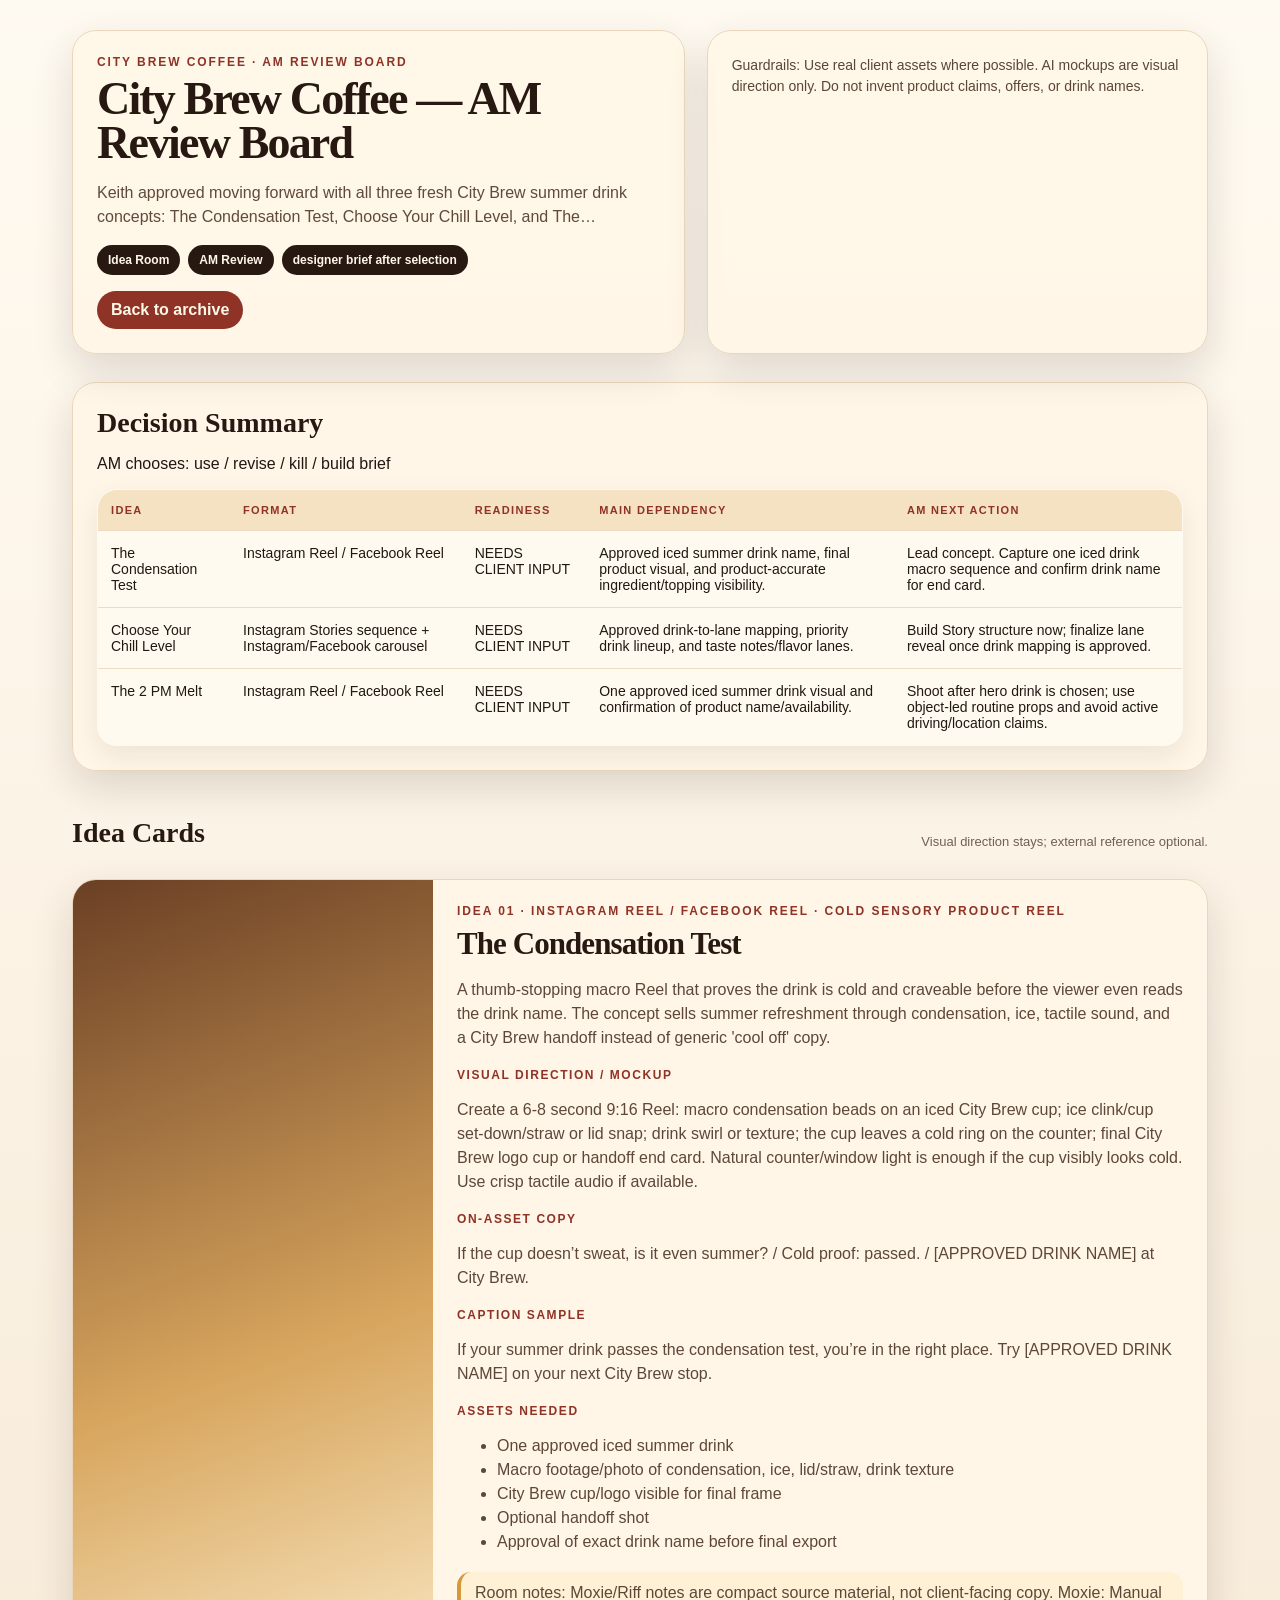
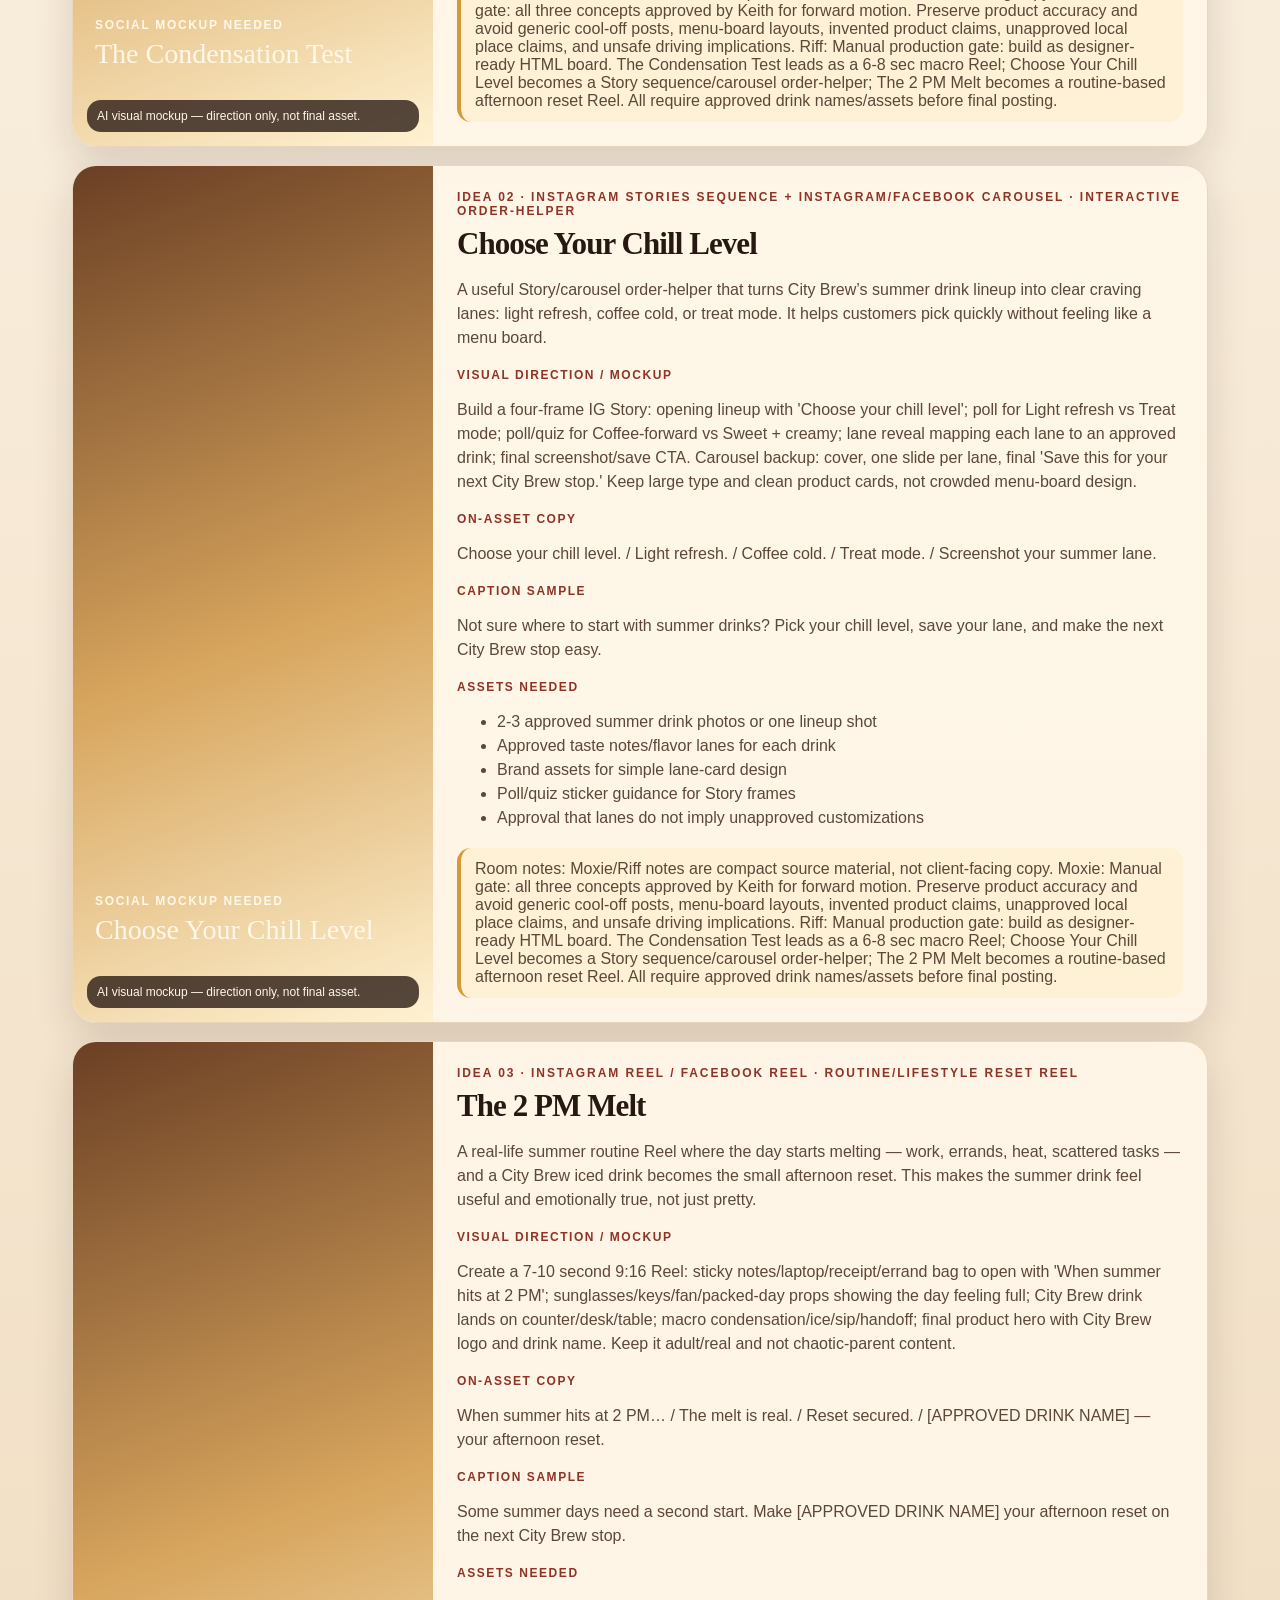
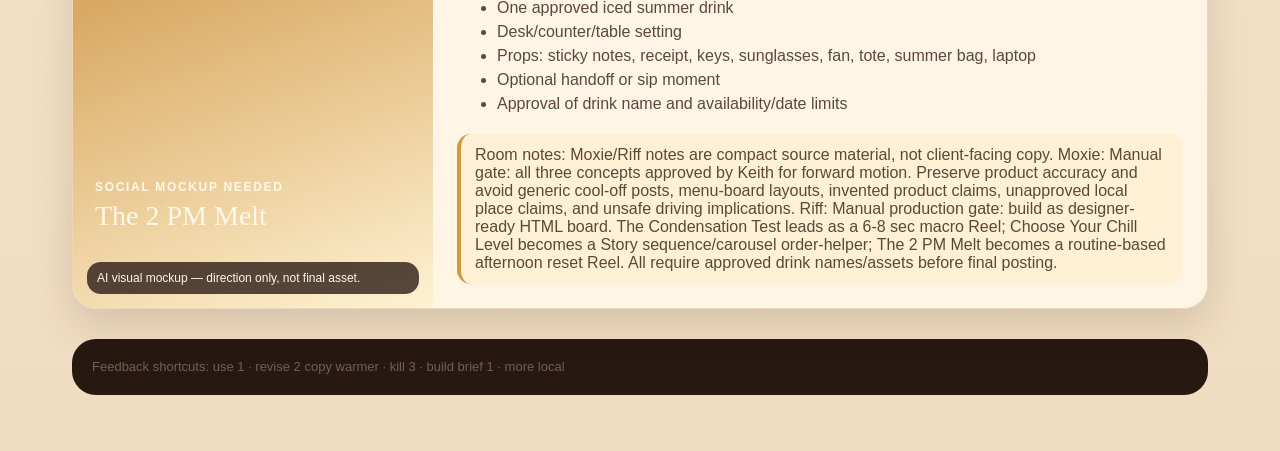
<file: runs/2026-06-09-keith-approved-moving-forward-with-all-three-fresh-city-brew-summer-drink-concep-ink-selected-all-3/index.html>
<!doctype html>
<html lang="en">
<head>
  <meta charset="utf-8">
  <meta name="viewport" content="width=device-width, initial-scale=1">
  <title>City Brew Coffee — City Brew Coffee — AM Review Board</title>
  <link rel="stylesheet" href="../../assets/css/board.css">
</head>
<body>
<main class="wrap">
  <section class="hero">
    <div class="card">
      <div class="eyebrow">City Brew Coffee · AM Review Board</div>
      <h1>City Brew Coffee — AM Review Board</h1>
      <p class="sub">Keith approved moving forward with all three fresh City Brew summer drink concepts: The Condensation Test, Choose Your Chill Level, and The…</p>
      <div class="chips"><span class="chip">Idea Room</span><span class="chip">AM Review</span><span class="chip">designer brief after selection</span></div>
      <a class="button" href="../../index.html">Back to archive</a>
    </div>
    <div class="guardrails">Guardrails: Use real client assets where possible. AI mockups are visual direction only. Do not invent product claims, offers, or drink names.</div>
  </section>

  <section class="summary card">
    <h2>Decision Summary</h2>
    <p>AM chooses: use / revise / kill / build brief</p>
    <table>
      <thead><tr><th>Idea</th><th>Format</th><th>Readiness</th><th>Main Dependency</th><th>AM Next Action</th></tr></thead>
      <tbody><tr><td>The Condensation Test</td><td>Instagram Reel / Facebook Reel</td><td>NEEDS CLIENT INPUT</td><td>Approved iced summer drink name, final product visual, and product-accurate ingredient/topping visibility.</td><td>Lead concept. Capture one iced drink macro sequence and confirm drink name for end card.</td></tr><tr><td>Choose Your Chill Level</td><td>Instagram Stories sequence + Instagram/Facebook carousel</td><td>NEEDS CLIENT INPUT</td><td>Approved drink-to-lane mapping, priority drink lineup, and taste notes/flavor lanes.</td><td>Build Story structure now; finalize lane reveal once drink mapping is approved.</td></tr><tr><td>The 2 PM Melt</td><td>Instagram Reel / Facebook Reel</td><td>NEEDS CLIENT INPUT</td><td>One approved iced summer drink visual and confirmation of product name/availability.</td><td>Shoot after hero drink is chosen; use object-led routine props and avoid active driving/location claims.</td></tr></tbody>
    </table>
  </section>

  <section class="ideas">
    <div class="section-head"><h2>Idea Cards</h2><p>Visual direction stays; external reference optional.</p></div>
    <article class="idea-card"><div class="mockup"><div class="mockup-fallback" role="img" aria-label="Visual direction placeholder"><div class="fallback-label">Social mockup needed</div><div class="fallback-title">The Condensation Test</div></div><div class="mockup-caption">AI visual mockup — direction only, not final asset.</div></div><div class="idea-body"><div class="eyebrow">IDEA 01 · Instagram Reel / Facebook Reel · Cold sensory product Reel</div><h3>The Condensation Test</h3><p>A thumb-stopping macro Reel that proves the drink is cold and craveable before the viewer even reads the drink name. The concept sells summer refreshment through condensation, ice, tactile sound, and a City Brew handoff instead of generic &#x27;cool off&#x27; copy.</p><h4>Visual Direction / Mockup</h4><p>Create a 6-8 second 9:16 Reel: macro condensation beads on an iced City Brew cup; ice clink/cup set-down/straw or lid snap; drink swirl or texture; the cup leaves a cold ring on the counter; final City Brew logo cup or handoff end card. Natural counter/window light is enough if the cup visibly looks cold. Use crisp tactile audio if available.</p><h4>On-Asset Copy</h4><p>If the cup doesn’t sweat, is it even summer? / Cold proof: passed. / [APPROVED DRINK NAME] at City Brew.</p><h4>Caption Sample</h4><p>If your summer drink passes the condensation test, you’re in the right place. Try [APPROVED DRINK NAME] on your next City Brew stop.</p><h4>Assets Needed</h4><ul><li>One approved iced summer drink</li><li>Macro footage/photo of condensation, ice, lid/straw, drink texture</li><li>City Brew cup/logo visible for final frame</li><li>Optional handoff shot</li><li>Approval of exact drink name before final export</li></ul><div class="notes">Room notes: Moxie/Riff notes are compact source material, not client-facing copy. Moxie: Manual gate: all three concepts approved by Keith for forward motion. Preserve product accuracy and avoid generic cool-off posts, menu-board layouts, invented product claims, unapproved local place claims, and unsafe driving implications. Riff: Manual production gate: build as designer-ready HTML board. The Condensation Test leads as a 6-8 sec macro Reel; Choose Your Chill Level becomes a Story sequence/carousel order-helper; The 2 PM Melt becomes a routine-based afternoon reset Reel. All require approved drink names/assets before final posting.</div></div></article><article class="idea-card"><div class="mockup"><div class="mockup-fallback" role="img" aria-label="Visual direction placeholder"><div class="fallback-label">Social mockup needed</div><div class="fallback-title">Choose Your Chill Level</div></div><div class="mockup-caption">AI visual mockup — direction only, not final asset.</div></div><div class="idea-body"><div class="eyebrow">IDEA 02 · Instagram Stories sequence + Instagram/Facebook carousel · Interactive order-helper</div><h3>Choose Your Chill Level</h3><p>A useful Story/carousel order-helper that turns City Brew’s summer drink lineup into clear craving lanes: light refresh, coffee cold, or treat mode. It helps customers pick quickly without feeling like a menu board.</p><h4>Visual Direction / Mockup</h4><p>Build a four-frame IG Story: opening lineup with &#x27;Choose your chill level&#x27;; poll for Light refresh vs Treat mode; poll/quiz for Coffee-forward vs Sweet + creamy; lane reveal mapping each lane to an approved drink; final screenshot/save CTA. Carousel backup: cover, one slide per lane, final &#x27;Save this for your next City Brew stop.&#x27; Keep large type and clean product cards, not crowded menu-board design.</p><h4>On-Asset Copy</h4><p>Choose your chill level. / Light refresh. / Coffee cold. / Treat mode. / Screenshot your summer lane.</p><h4>Caption Sample</h4><p>Not sure where to start with summer drinks? Pick your chill level, save your lane, and make the next City Brew stop easy.</p><h4>Assets Needed</h4><ul><li>2-3 approved summer drink photos or one lineup shot</li><li>Approved taste notes/flavor lanes for each drink</li><li>Brand assets for simple lane-card design</li><li>Poll/quiz sticker guidance for Story frames</li><li>Approval that lanes do not imply unapproved customizations</li></ul><div class="notes">Room notes: Moxie/Riff notes are compact source material, not client-facing copy. Moxie: Manual gate: all three concepts approved by Keith for forward motion. Preserve product accuracy and avoid generic cool-off posts, menu-board layouts, invented product claims, unapproved local place claims, and unsafe driving implications. Riff: Manual production gate: build as designer-ready HTML board. The Condensation Test leads as a 6-8 sec macro Reel; Choose Your Chill Level becomes a Story sequence/carousel order-helper; The 2 PM Melt becomes a routine-based afternoon reset Reel. All require approved drink names/assets before final posting.</div></div></article><article class="idea-card"><div class="mockup"><div class="mockup-fallback" role="img" aria-label="Visual direction placeholder"><div class="fallback-label">Social mockup needed</div><div class="fallback-title">The 2 PM Melt</div></div><div class="mockup-caption">AI visual mockup — direction only, not final asset.</div></div><div class="idea-body"><div class="eyebrow">IDEA 03 · Instagram Reel / Facebook Reel · Routine/lifestyle reset Reel</div><h3>The 2 PM Melt</h3><p>A real-life summer routine Reel where the day starts melting — work, errands, heat, scattered tasks — and a City Brew iced drink becomes the small afternoon reset. This makes the summer drink feel useful and emotionally true, not just pretty.</p><h4>Visual Direction / Mockup</h4><p>Create a 7-10 second 9:16 Reel: sticky notes/laptop/receipt/errand bag to open with &#x27;When summer hits at 2 PM&#x27;; sunglasses/keys/fan/packed-day props showing the day feeling full; City Brew drink lands on counter/desk/table; macro condensation/ice/sip/handoff; final product hero with City Brew logo and drink name. Keep it adult/real and not chaotic-parent content.</p><h4>On-Asset Copy</h4><p>When summer hits at 2 PM… / The melt is real. / Reset secured. / [APPROVED DRINK NAME] — your afternoon reset.</p><h4>Caption Sample</h4><p>Some summer days need a second start. Make [APPROVED DRINK NAME] your afternoon reset on the next City Brew stop.</p><h4>Assets Needed</h4><ul><li>One approved iced summer drink</li><li>Desk/counter/table setting</li><li>Props: sticky notes, receipt, keys, sunglasses, fan, tote, summer bag, laptop</li><li>Optional handoff or sip moment</li><li>Approval of drink name and availability/date limits</li></ul><div class="notes">Room notes: Moxie/Riff notes are compact source material, not client-facing copy. Moxie: Manual gate: all three concepts approved by Keith for forward motion. Preserve product accuracy and avoid generic cool-off posts, menu-board layouts, invented product claims, unapproved local place claims, and unsafe driving implications. Riff: Manual production gate: build as designer-ready HTML board. The Condensation Test leads as a 6-8 sec macro Reel; Choose Your Chill Level becomes a Story sequence/carousel order-helper; The 2 PM Melt becomes a routine-based afternoon reset Reel. All require approved drink names/assets before final posting.</div></div></article>
  </section>

  <footer class="footer">Feedback shortcuts: use 1 · revise 2 copy warmer · kill 3 · build brief 1 · more local</footer>
</main>
</body>
</html>
</file>
<file: assets/css/archive.css>
:root{--espresso:#271812;--cream:#fff7e8;--foam:#f8ead0;--line:#ead7bb;--red:#8f3326;--sage:#66765f;--gold:#d49a3a;--ink:#211713;--muted:#735f51}*{box-sizing:border-box}body{margin:0;background:linear-gradient(180deg,#fffaf1,#f0dcc0);color:var(--ink);font-family:Inter,Arial,sans-serif}.wrap{max-width:1060px;margin:auto;padding:36px 22px 60px}.hero{background:rgba(255,247,232,.94);border:1px solid var(--line);border-radius:26px;padding:28px;box-shadow:0 16px 40px rgba(39,24,18,.12)}.eyebrow{font-size:12px;letter-spacing:.16em;text-transform:uppercase;font-weight:900;color:var(--red)}h1{font-family:Georgia,serif;font-size:48px;line-height:.96;margin:8px 0 12px;color:var(--espresso);letter-spacing:-.04em}.sub{font-size:16px;line-height:1.5;color:#604a3b}.runs{display:grid;gap:14px;margin-top:24px}.run{background:#fffaf0;border:1px solid var(--line);border-radius:20px;padding:18px;display:grid;grid-template-columns:1fr auto;gap:16px;align-items:center}.run h2{font-family:Georgia,serif;font-size:25px;margin:0 0 6px}.meta{font-size:13px;color:var(--muted);line-height:1.45}.pill{display:inline-block;border-radius:999px;padding:6px 9px;font-size:11px;font-weight:900;background:var(--sage);color:white;text-transform:uppercase;margin-right:6px}.pill.approved{background:var(--gold);color:var(--espresso)}.pill.review{background:var(--red)}.button{background:var(--espresso);color:var(--cream);text-decoration:none;border-radius:999px;padding:10px 14px;font-size:13px;font-weight:900;white-space:nowrap}@media(max-width:700px){.run{grid-template-columns:1fr}.button{width:max-content}h1{font-size:38px}}
</file>
<file: assets/css/board.css>
:root{--espresso:#271812;--coffee:#5b341f;--cream:#fff7e8;--foam:#f8ead0;--latte:#c18b56;--sage:#66765f;--gold:#d49a3a;--red:#8f3326;--ink:#211713;--muted:#735f51;--line:#ead7bb;--shadow:0 16px 40px rgba(39,24,18,.14);--radius:24px}*{box-sizing:border-box}body{margin:0;background:linear-gradient(180deg,#fffaf1,#f0dcc0);color:var(--ink);font-family:Inter,Arial,sans-serif}.wrap{max-width:1180px;margin:auto;padding:30px 22px 56px}.hero{display:grid;grid-template-columns:1.1fr .9fr;gap:22px;align-items:stretch}.card,.idea{background:rgba(255,247,232,.94);border:1px solid var(--line);border-radius:var(--radius);box-shadow:var(--shadow)}.card{padding:24px}.eyebrow{font-size:12px;letter-spacing:.16em;text-transform:uppercase;font-weight:800;color:var(--red)}h1{font-family:Georgia,serif;font-size:46px;line-height:.96;margin:8px 0 12px;letter-spacing:-.04em;color:var(--espresso)}.sub{font-size:16px;line-height:1.5;color:#604a3b;max-width:760px}.pills{display:flex;flex-wrap:wrap;gap:8px;margin-top:16px}.pill{border-radius:999px;padding:8px 11px;font-size:12px;font-weight:800;background:var(--espresso);color:var(--cream)}.pill.sage{background:var(--sage)}.pill.gold{background:var(--gold);color:var(--espresso)}.guard{font-size:14px;line-height:1.5;color:#5b4637}.section-title{display:flex;align-items:end;justify-content:space-between;margin:28px 0 12px}h2{font-family:Georgia,serif;font-size:28px;margin:0;color:var(--espresso)}.hint{font-size:13px;color:var(--muted)}table{width:100%;border-collapse:collapse;overflow:hidden;border-radius:20px;background:#fffaf0;border:1px solid var(--line);box-shadow:0 10px 28px rgba(39,24,18,.08)}th,td{text-align:left;padding:14px 13px;border-bottom:1px solid #ecdcc4;font-size:14px;vertical-align:top}th{font-size:11px;text-transform:uppercase;letter-spacing:.12em;color:var(--red);background:#f5e2c3}tr:last-child td{border-bottom:0}.status{display:inline-block;border-radius:999px;padding:7px 10px;font-size:11px;font-weight:900;text-transform:uppercase}.ready{background:#dfe9d7;color:#31472c}.needs{background:#fff0c9;color:#5a3a00}.hold{background:#ead2cc;color:#6b241a}.ideas{display:grid;gap:18px;margin-top:14px}.idea{padding:18px;display:grid;grid-template-columns:300px 1fr;gap:20px}.mock{border-radius:28px;overflow:hidden;background:#171210;box-shadow:0 18px 40px rgba(0,0,0,.22)}.mock img{display:block;width:100%;height:420px;object-fit:cover}.mock-note{padding:9px 11px;background:#211713;color:#fff7e8;font-size:11px;line-height:1.35}.idea h3{font-family:Georgia,serif;font-size:27px;margin:2px 0 6px;color:var(--espresso)}.meta{font-size:11px;letter-spacing:.12em;text-transform:uppercase;font-weight:900;color:var(--red)}.one{font-size:15px;line-height:1.48;color:#5b4638;margin-bottom:12px}.grid{display:grid;grid-template-columns:repeat(2,minmax(0,1fr));gap:10px}.box{background:#fffaf0;border:1px solid var(--line);border-radius:17px;padding:12px}.box b{display:block;font-size:11px;text-transform:uppercase;letter-spacing:.12em;color:var(--red);margin-bottom:6px}.box p,.box ul{font-size:13px;line-height:1.42;margin:0;color:#514033}.box ul{padding-left:17px}.room{margin-top:14px;border-left:4px solid var(--gold);padding:10px 12px;background:#fff4db;border-radius:12px;font-size:13px;color:#514033}.footer{margin-top:24px;background:var(--espresso);color:var(--cream);border-radius:24px;padding:18px 20px;font-size:14px;line-height:1.5}.actions{font-weight:900;color:#ffe4a8}.archive-link{display:inline-block;margin-top:12px;color:var(--cream);background:var(--coffee);border-radius:999px;padding:9px 13px;text-decoration:none;font-weight:800;font-size:13px}@media(max-width:860px){.hero,.idea{grid-template-columns:1fr}.mock{max-width:340px}.grid{grid-template-columns:1fr}h1{font-size:36px}table{display:block;overflow-x:auto}}
/* Generated-board compatibility */
.chips{display:flex;flex-wrap:wrap;gap:8px;margin-top:16px}.chip{border-radius:999px;padding:8px 11px;font-size:12px;font-weight:800;background:var(--espresso);color:var(--cream)}.button{display:inline-flex;margin-top:16px;border-radius:999px;background:var(--red);color:var(--cream);padding:10px 14px;text-decoration:none;font-weight:800}.guardrails{background:rgba(255,247,232,.94);border:1px solid var(--line);border-radius:var(--radius);box-shadow:var(--shadow);padding:24px;font-size:14px;line-height:1.5;color:#5b4637}.summary{margin-top:28px}.ideas{display:grid;gap:18px;margin-top:18px}.section-head{display:flex;align-items:end;justify-content:space-between;margin:28px 0 12px}.section-head p{font-size:13px;color:var(--muted);margin:0}.idea-card{display:grid;grid-template-columns:360px 1fr;overflow:hidden;background:rgba(255,247,232,.94);border:1px solid var(--line);border-radius:var(--radius);box-shadow:var(--shadow)}.idea-body{padding:24px}.idea-body h3{font-family:Georgia,serif;font-size:31px;letter-spacing:-.03em;margin:8px 0 10px;color:var(--espresso)}.idea-body h4{margin:18px 0 6px;color:var(--red);font-size:12px;letter-spacing:.13em;text-transform:uppercase}.idea-body p,.idea-body li{line-height:1.5;color:#5d4739}.mockup{position:relative;background:#2b1810;min-height:430px}.mockup img{width:100%;height:100%;object-fit:cover;display:block}.mockup-caption{position:absolute;left:14px;right:14px;bottom:14px;background:rgba(39,24,18,.78);color:var(--cream);border-radius:14px;padding:9px 10px;font-size:12px}.mockup-fallback{height:100%;min-height:430px;display:flex;flex-direction:column;justify-content:end;padding:22px 22px 78px;background:linear-gradient(160deg,#6b3f24,#d7a55d 55%,#fff2d2);color:#fff7e8}.fallback-label{font-size:12px;text-transform:uppercase;letter-spacing:.14em;font-weight:900}.fallback-title{font-family:Georgia,serif;font-size:28px;line-height:1;margin-top:8px}.notes{margin-top:18px;border-left:4px solid var(--gold);background:#fff1d6;padding:12px 14px;border-radius:14px;color:#5d4739}.footer{margin-top:30px;color:var(--muted);font-size:13px}@media(max-width:800px){.hero{grid-template-columns:1fr}.idea-card{grid-template-columns:1fr}.mockup{min-height:340px}}
</file>
